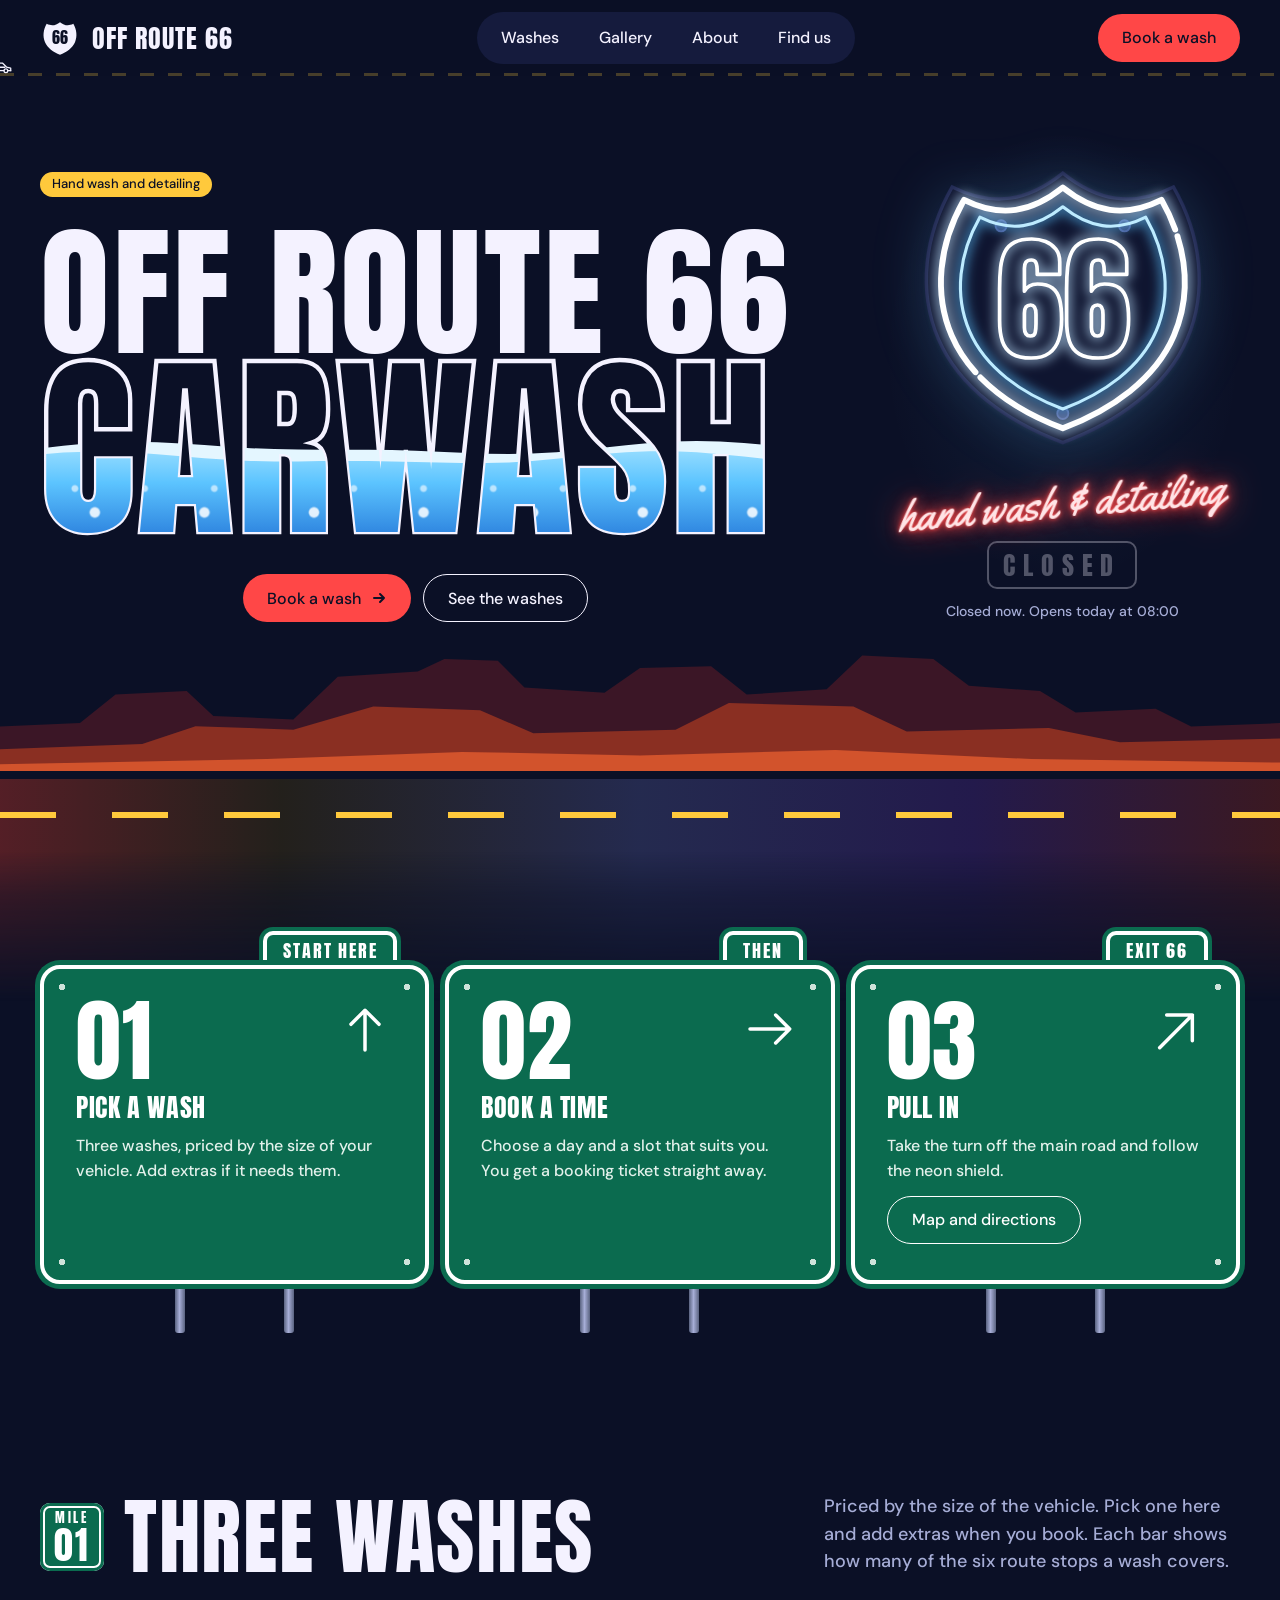
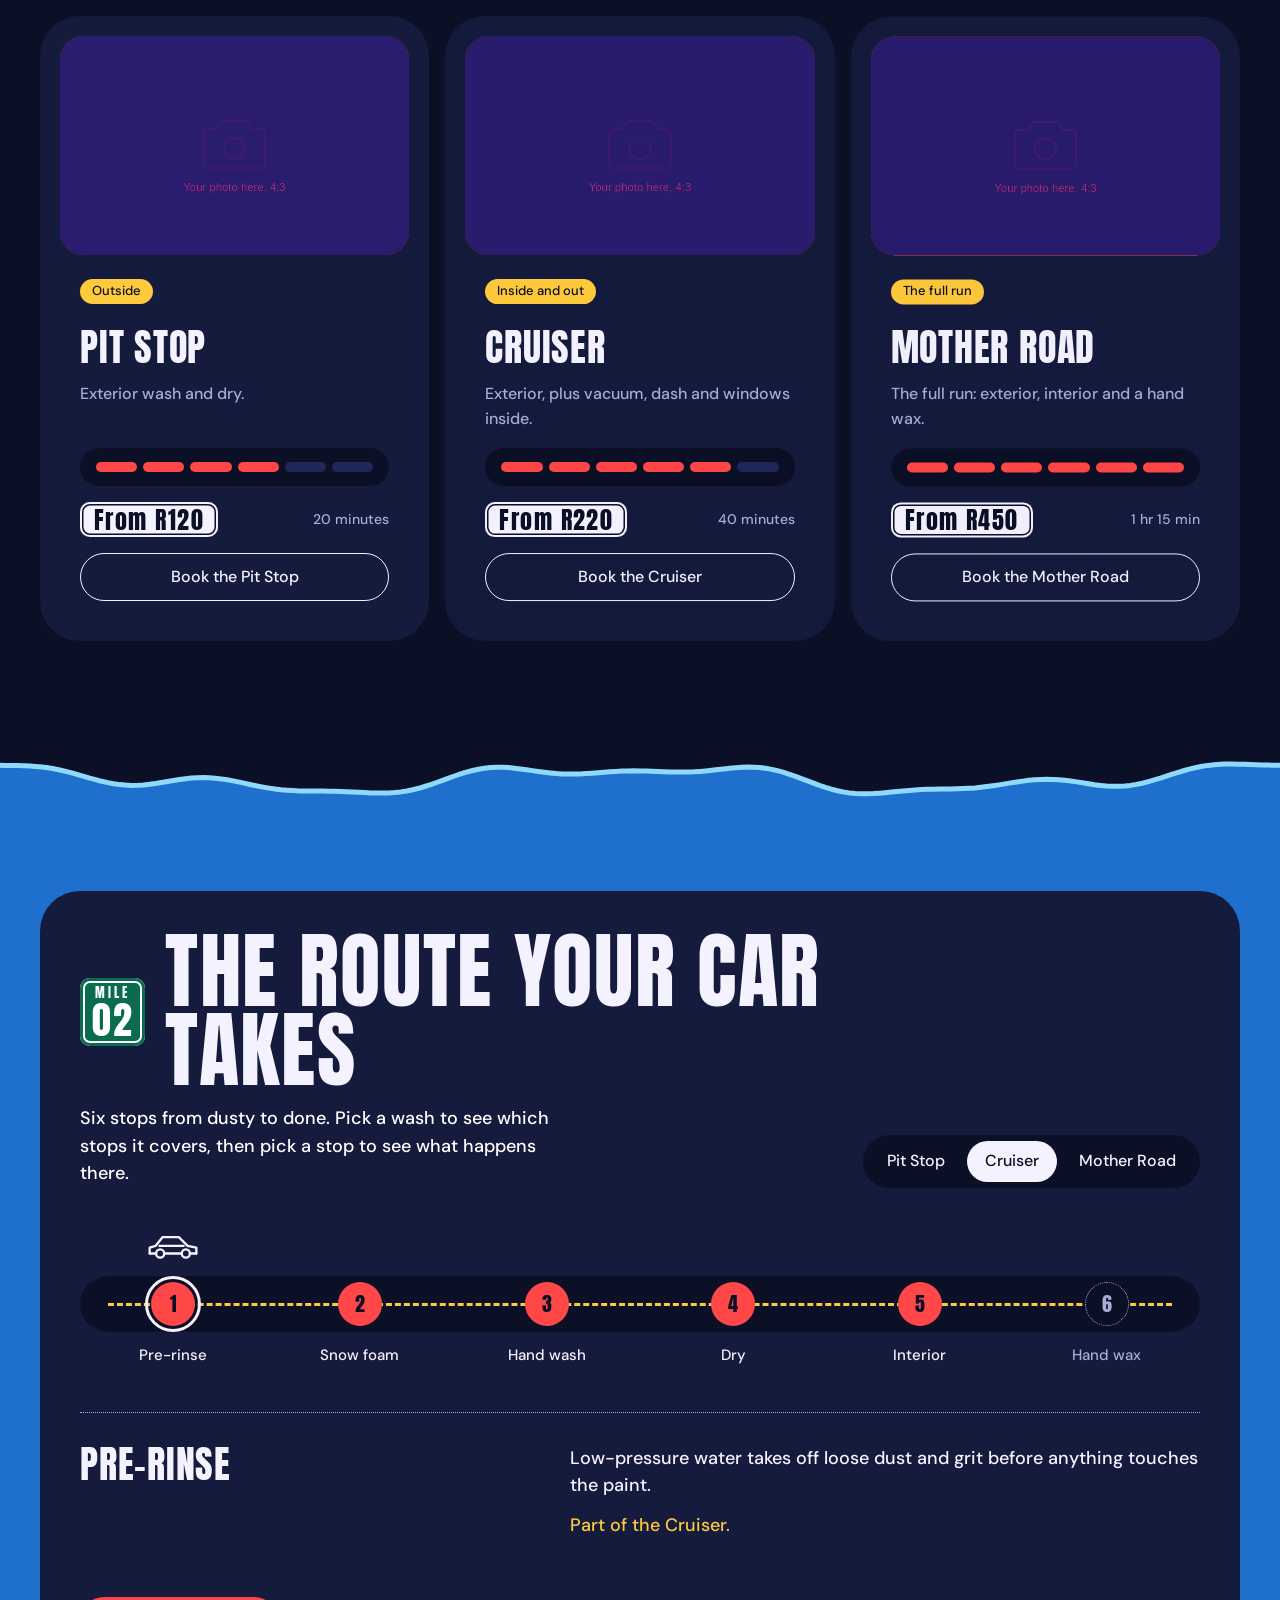
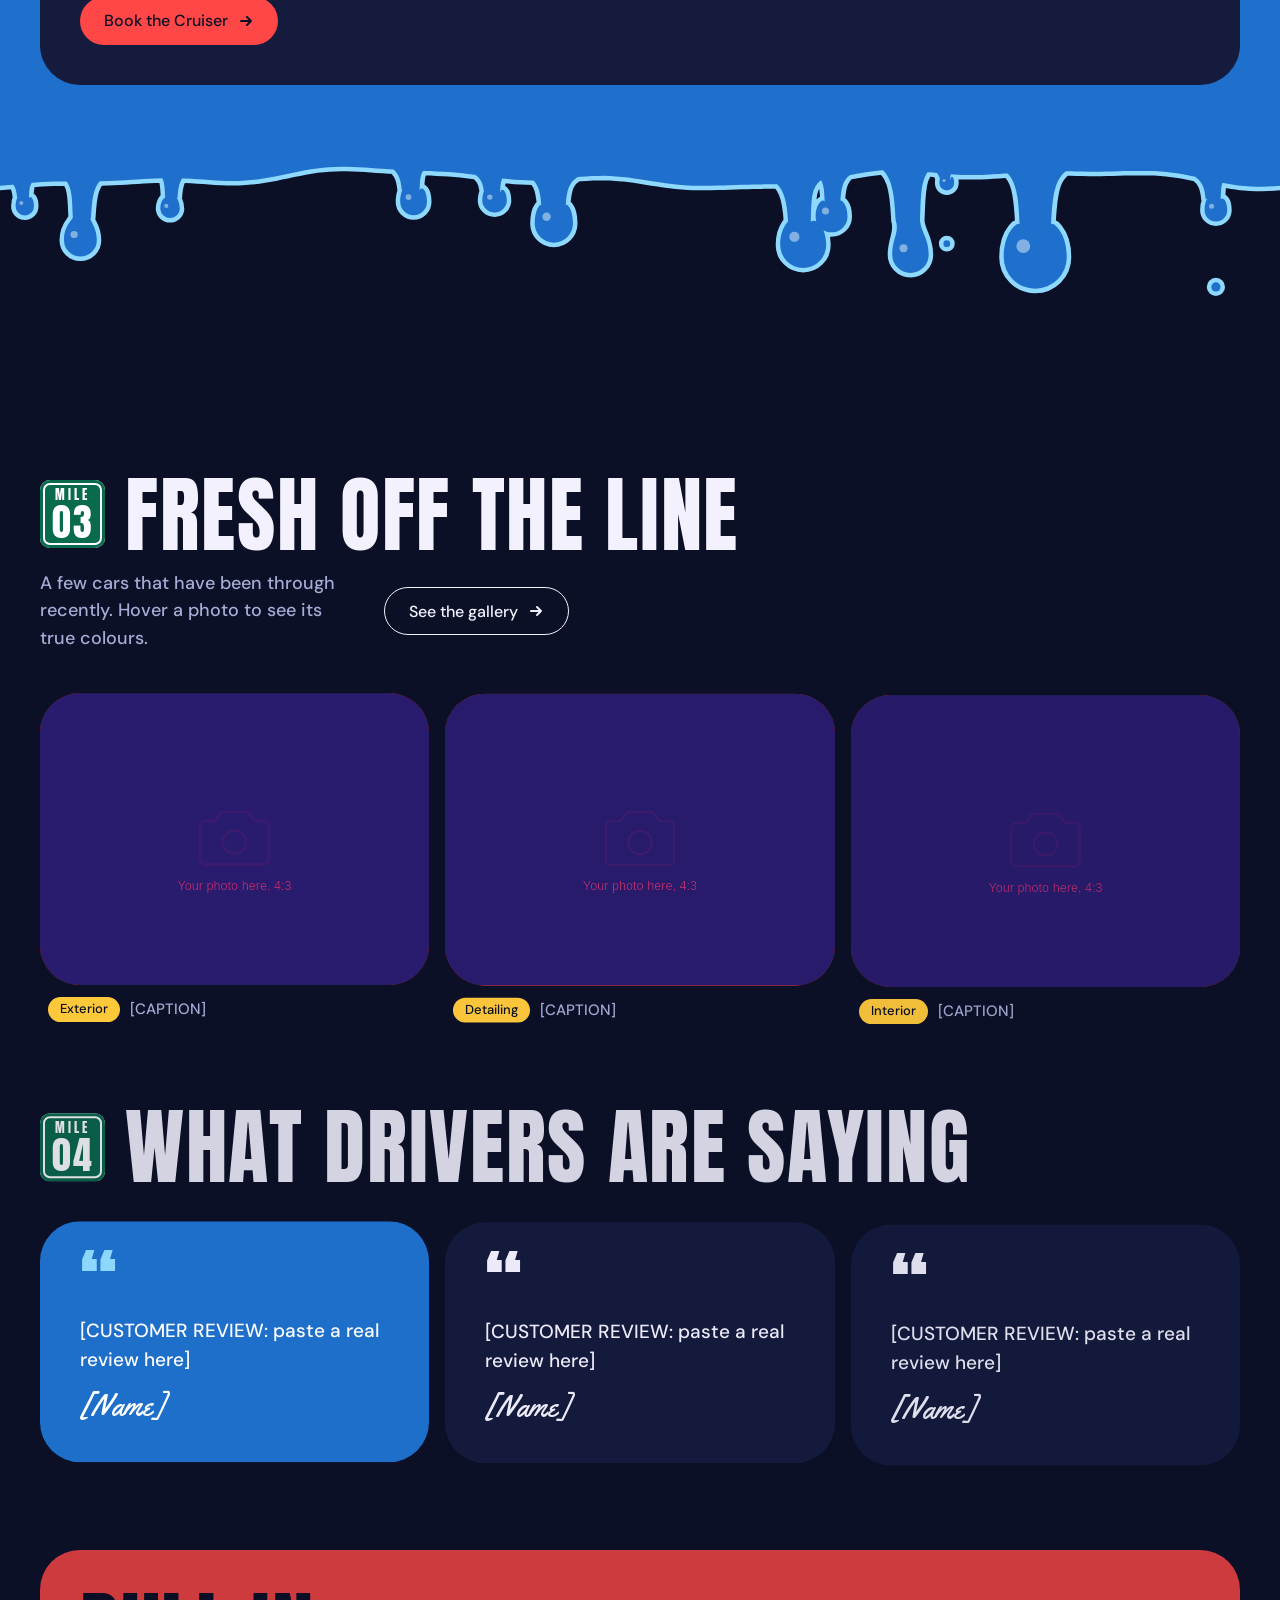
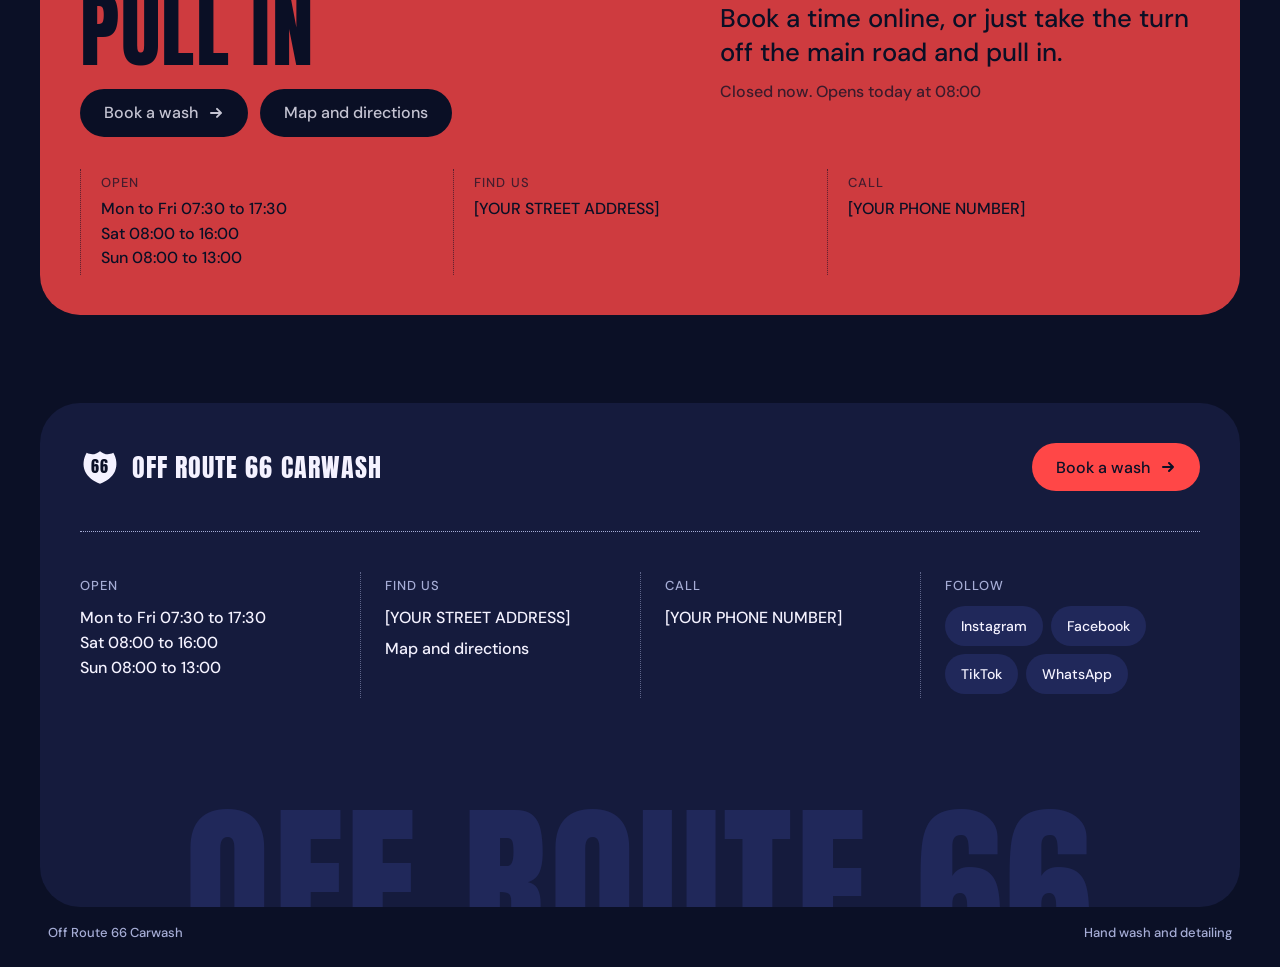
<file: index.html>
<!doctype html>
<html lang="en">
<head>
  <meta charset="utf-8">
  <meta name="viewport" content="width=device-width, initial-scale=1">
  <title>Off Route 66 Carwash</title>
  <meta name="description" content="Off Route 66 Carwash: hand wash and detailing, one turn off the main road.">
  <meta name="theme-color" content="#0B1026">
  <!-- Keeps the water from the page transition over this page until it drains -->
  <script>try { if (sessionStorage.getItem('or66-wash')) { sessionStorage.removeItem('or66-wash'); document.documentElement.classList.add('wash-cover'); } } catch (Error) {}</script>
  <link rel="icon" href="images/favicon.svg" type="image/svg+xml">
  <link rel="stylesheet" href="css/styles.css">
</head>
<body>

  <!-- Header -->
  <header class="site-header">
    <div class="wrap header-row">
      <a class="brand" href="index.html" aria-label="Off Route 66 Carwash, home">
        <svg class="shield" viewBox="0 0 48 48" aria-hidden="true">
          <path d="M8 7 C14 10 19 9 24 5 C29 9 34 10 40 7 C44 14 45 22 42 29 C39 36 32 41 24 44 C16 41 9 36 6 29 C3 22 4 14 8 7 Z"></path>
          <text x="24" y="31">66</text>
        </svg>
        <span class="brand-name">Off Route 66</span>
      </a>
      <nav id="site-nav" class="site-nav" aria-label="Main">
        <div class="nav-pill">
          <a href="book.html">Washes</a>
          <a href="gallery.html">Gallery</a>
          <a href="about.html">About</a>
          <a href="find-us.html">Find us</a>
          <a class="nav-book" href="book.html#book">Book a wash</a>
        </div>
      </nav>
      <div class="header-end">
        <a class="btn btn--primary" href="book.html#book">Book a wash</a>
        <button class="btn btn--outline nav-toggle" type="button" aria-expanded="false" aria-controls="site-nav">Menu</button>
      </div>
    </div>
    <!-- Trip bar: how far down the page you are -->
    <div class="trip" aria-hidden="true">
      <div class="trip-fill" data-trip-fill></div>
      <svg class="trip-car" data-trip-car viewBox="0 0 48 28">
        <path d="M4 20 V15 L9 13.5 L15 6 H29 L36.5 13.5 L44 15 V20"></path>
                <path d="M4 20 H9.5 M16.5 20 H31.5 M38.5 20 H44 M12.5 13.5 H33"></path>
                <circle cx="13" cy="20" r="3.5"></circle>
                <circle cx="35" cy="20" r="3.5"></circle>
      </svg>
    </div>
  </header>

  <main>

    <!-- Hero -->
    <section class="wrap hero">
      <div class="hero-copy">
        <span class="tag">Hand wash and detailing</span>
        <div class="hero-lockup">
          <h1 class="display hero-title">
            <span>Off Route 66</span>
            <!-- Water-filled word: outline, foam, water -->
            <span class="water-text">
              <span class="water-outline">Carwash</span>
              <span class="suds" aria-hidden="true">Carwash</span>
              <span class="water" aria-hidden="true">Carwash</span>
            </span>
          </h1>
          <div class="actions">
            <a class="btn btn--primary" href="book.html#book">Book a wash <svg class="btn-arrow" viewBox="0 0 16 16" aria-hidden="true"><path d="M3 8 H13 M9 4 L13 8 L9 12"></path></svg></a>
            <a class="btn btn--outline" href="#washes">See the washes</a>
          </div>
        </div>
      </div>

      <!-- Neon logo, the open sign follows the hours in js/site.js -->
      <div class="hero-logo">
        <svg class="neon-shield flicker-on" viewBox="-4 -4 56 56" aria-hidden="true">
          <defs>
            <filter id="tube-blur" x="-30%" y="-30%" width="160%" height="160%"><feGaussianBlur stdDeviation="0.9"></feGaussianBlur></filter>
          </defs>
          <!-- Backing plate and mounting screws -->
          <path class="sign-plate" d="M8 7 C14 10 19 9 24 5 C29 9 34 10 40 7 C44 14 45 22 42 29 C39 36 32 41 24 44 C16 41 9 36 6 29 C3 22 4 14 8 7 Z" transform="translate(24 24.5) scale(1.12) translate(-24 -24.5)"></path>
          <circle class="sign-screw" cx="14" cy="11.2" r="0.9"></circle>
          <circle class="sign-screw" cx="34" cy="11.2" r="0.9"></circle>
          <circle class="sign-screw" cx="24" cy="41.6" r="0.9"></circle>
          <!-- Glow layer -->
          <g class="glow" filter="url(#tube-blur)">
            <path class="tube" d="M8 7 C14 10 19 9 24 5 C29 9 34 10 40 7 C44 14 45 22 42 29 C39 36 32 41 24 44 C16 41 9 36 6 29 C3 22 4 14 8 7 Z" pathLength="100" stroke-dasharray="31 0.9 44 0.9 23.2"></path>
            <path class="tube tube--blue" d="M8 7 C14 10 19 9 24 5 C29 9 34 10 40 7 C44 14 45 22 42 29 C39 36 32 41 24 44 C16 41 9 36 6 29 C3 22 4 14 8 7 Z" transform="translate(24 24.5) scale(0.84) translate(-24 -24.5)"></path>
            <text class="tube" x="24" y="32.5">66</text>
          </g>
          <!-- Bright tube cores -->
          <g class="core">
            <path class="tube" d="M8 7 C14 10 19 9 24 5 C29 9 34 10 40 7 C44 14 45 22 42 29 C39 36 32 41 24 44 C16 41 9 36 6 29 C3 22 4 14 8 7 Z" pathLength="100" stroke-dasharray="31 0.9 44 0.9 23.2"></path>
            <path class="tube tube--blue" d="M8 7 C14 10 19 9 24 5 C29 9 34 10 40 7 C44 14 45 22 42 29 C39 36 32 41 24 44 C16 41 9 36 6 29 C3 22 4 14 8 7 Z" transform="translate(24 24.5) scale(0.84) translate(-24 -24.5)"></path>
            <text class="tube" x="24" y="32.5">66</text>
          </g>
        </svg>
        <p class="script neon-script flicker-on" aria-hidden="true">hand wash &amp; detailing</p>
        <p class="board-open is-open" data-open-sign>Open</p>
        <p class="board-note" data-open-note>Open seven days a week</p>
      </div>
    </section>

    <svg class="rocks" viewBox="0 0 1440 140" preserveAspectRatio="none" aria-hidden="true">
    <path class="rock-far" d="M0 140 V96 L90 92 L130 60 L210 56 L240 84 L330 88 L380 40 L470 34 L500 20 L560 22 L590 52 L680 58 L720 30 L800 28 L840 60 L930 54 L970 16 L1050 20 L1090 50 L1170 56 L1210 80 L1300 76 L1340 96 L1440 92 V140 Z"></path>
    <path class="rock-mid" d="M0 140 V118 L160 112 L220 92 L330 96 L420 70 L540 74 L600 100 L760 96 L820 66 L960 70 L1020 98 L1180 94 L1260 110 L1440 106 V140 Z"></path>
    <path class="rock-lit" d="M0 140 V132 L300 126 L520 118 L720 122 L940 116 L1160 126 L1440 130 V140 Z"></path>
  </svg>
  <div class="road" aria-hidden="true"></div>

    <div class="after-road">

      <!-- How it works, as road signs -->
      <section class="wrap section">
        <div class="sign-row">
          <article class="step-sign">
            <span class="step-tab">Start here</span>
            <div class="step-panel">
              <div class="step-top">
                <span class="step-number">01</span>
                <svg class="step-arrow" viewBox="0 0 48 48" aria-hidden="true"><path d="M24 42 V8 M12 20 L24 8 L36 20"></path></svg>
              </div>
              <h2 class="h-small">Pick a wash</h2>
              <p>Three washes, priced by the size of your vehicle. Add extras if it needs them.</p>
            </div>
            <span class="step-posts" aria-hidden="true"></span>
          </article>
          <article class="step-sign">
            <span class="step-tab">Then</span>
            <div class="step-panel">
              <div class="step-top">
                <span class="step-number">02</span>
                <svg class="step-arrow" viewBox="0 0 48 48" aria-hidden="true"><path d="M6 24 H40 M28 12 L40 24 L28 36"></path></svg>
              </div>
              <h2 class="h-small">Book a time</h2>
              <p>Choose a day and a slot that suits you. You get a booking ticket straight away.</p>
            </div>
            <span class="step-posts" aria-hidden="true"></span>
          </article>
          <article class="step-sign">
            <span class="step-tab">Exit 66</span>
            <div class="step-panel">
              <div class="step-top">
                <span class="step-number">03</span>
                <svg class="step-arrow" viewBox="0 0 48 48" aria-hidden="true"><path d="M10 40 L38 12 M16 12 H38 V34"></path></svg>
              </div>
              <h2 class="h-small">Pull in</h2>
              <p>Take the turn off the main road and follow the neon shield.</p>
              <a class="btn btn--outline" href="find-us.html">Map and directions</a>
            </div>
            <span class="step-posts" aria-hidden="true"></span>
          </article>
        </div>
      </section>


      <!-- Washes, filled in by js/site.js -->
      <section id="washes" class="wrap section">
        <div class="stack">
          <div class="section-head">
            <div class="title-row">
              <span class="mile" aria-hidden="true"><small>Mile</small><b>01</b></span>
              <h2 class="h-section">Three washes</h2>
            </div>
            <p>Priced by the size of the vehicle. Pick one here and add extras when you book. Each bar shows how many of the six route stops a wash covers.</p>
          </div>
          <div class="grid-3" data-wash-cards></div>
        </div>
      </section>


      <!-- Route, filled in by js/site.js -->
      <!-- Water band -->
      <div class="band band--water">
        <section id="route" class="wrap section">
          <div class="card route-card" data-route>
            <div class="route-top">
              <div class="stack route-intro">
                <div class="title-row">
                  <span class="mile" aria-hidden="true"><small>Mile</small><b>02</b></span>
                  <h2 class="h-section">The route your car takes</h2>
                </div>
                <p class="lead">Six stops from dusty to done. Pick a wash to see which stops it covers, then pick a stop to see what happens there.</p>
              </div>
              <div class="switch" role="group" aria-label="Choose a wash" data-route-washes></div>
            </div>

            <div class="route-scroll">
              <div class="route-track">
                <div class="route-car" data-route-car aria-hidden="true">
                  <svg viewBox="0 0 48 28">
                  <path d="M4 20 V15 L9 13.5 L15 6 H29 L36.5 13.5 L44 15 V20"></path>
                  <path d="M4 20 H9.5 M16.5 20 H31.5 M38.5 20 H44 M12.5 13.5 H33"></path>
                  <circle cx="13" cy="20" r="3.5"></circle>
                  <circle cx="35" cy="20" r="3.5"></circle>
                  </svg>
                </div>
                <div class="route-road" aria-hidden="true"></div>
                <div class="route-stops" data-route-stops></div>
              </div>
            </div>

            <hr class="dotted">

            <div class="route-detail" aria-live="polite">
              <h3 class="h-card" data-stop-title></h3>
              <div>
                <p data-stop-body></p>
                <p class="route-note" data-stop-note></p>
              </div>
            </div>

            <div>
              <a class="btn btn--primary" href="book.html" data-route-book><span data-route-book-label>Book a wash</span> <svg class="btn-arrow" viewBox="0 0 16 16" aria-hidden="true"><path d="M3 8 H13 M9 4 L13 8 L9 12"></path></svg></a>
            </div>
          </div>
        </section>
      </div>


      <!-- Gallery teaser, sample photos from Unsplash, swap for your own -->
      <section class="wrap section">
        <div class="stack">
          <div class="section-head">
            <div class="title-row">
              <span class="mile" aria-hidden="true"><small>Mile</small><b>03</b></span>
              <h2 class="h-section">Fresh off the line</h2>
            </div>
            <div class="section-head-side">
              <p>A few cars that have been through recently. Hover a photo to see its true colours.</p>
              <a class="btn btn--outline" href="gallery.html">See the gallery <svg class="btn-arrow" viewBox="0 0 16 16" aria-hidden="true"><path d="M3 8 H13 M9 4 L13 8 L9 12"></path></svg></a>
            </div>
          </div>
          <div class="grid-3">
            <figure class="photo">
              <a class="photo-btn duo duo--reveal" href="gallery.html"><img src="https://images.unsplash.com/photo-1633014041037-f5446fb4ce99?auto=format&fit=crop&w=900&q=70" alt="Grey car covered in white foam" loading="lazy" data-fallback="images/placeholder.svg"></a>
              <figcaption><span class="tag">Exterior</span> [CAPTION]</figcaption>
            </figure>
            <figure class="photo">
              <a class="photo-btn duo duo--reveal" href="gallery.html"><img src="https://images.unsplash.com/photo-1565689876697-e467b6c54da2?auto=format&fit=crop&w=900&q=70" alt="Wheel being washed" loading="lazy" data-fallback="images/placeholder.svg"></a>
              <figcaption><span class="tag">Detailing</span> [CAPTION]</figcaption>
            </figure>
            <figure class="photo">
              <a class="photo-btn duo duo--reveal" href="gallery.html"><img src="https://images.unsplash.com/photo-1771491237218-cbd4a707497e?auto=format&fit=crop&w=900&q=70" alt="Dashboard of a classic car being cleaned" loading="lazy" data-fallback="images/placeholder.svg"></a>
              <figcaption><span class="tag">Interior</span> [CAPTION]</figcaption>
            </figure>
          </div>
        </div>
      </section>

      <!-- Reviews, paste in real ones -->
      <section class="wrap section section--flush-top">
        <div class="stack">
          <div class="section-head">
            <div class="title-row">
              <span class="mile" aria-hidden="true"><small>Mile</small><b>04</b></span>
              <h2 class="h-section">What drivers are saying</h2>
            </div>
          </div>
          <div class="grid-3">
            <figure class="card card--water review">
              <span class="review-mark" aria-hidden="true">&ldquo;</span>
              <blockquote>[CUSTOMER REVIEW: paste a real review here]</blockquote>
              <figcaption class="script review-name">[Name]</figcaption>
            </figure>
            <figure class="card review">
              <span class="review-mark" aria-hidden="true">&ldquo;</span>
              <blockquote>[CUSTOMER REVIEW: paste a real review here]</blockquote>
              <figcaption class="script review-name">[Name]</figcaption>
            </figure>
            <figure class="card review">
              <span class="review-mark" aria-hidden="true">&ldquo;</span>
              <blockquote>[CUSTOMER REVIEW: paste a real review here]</blockquote>
              <figcaption class="script review-name">[Name]</figcaption>
            </figure>
          </div>
        </div>
      </section>

      <!-- Find us band -->
      <section class="wrap">
        <div class="card card--red find-band">
          <div class="find-band-main">
            <h2 class="h-section">Pull in</h2>
            <div class="actions">
              <a class="btn btn--dark" href="book.html#book">Book a wash <svg class="btn-arrow" viewBox="0 0 16 16" aria-hidden="true"><path d="M3 8 H13 M9 4 L13 8 L9 12"></path></svg></a>
              <a class="btn btn--dark" href="find-us.html">Map and directions</a>
            </div>
          </div>
          <p class="find-band-text">Book a time online, or just take the turn off the main road and pull in. <span data-open-note></span></p>
          <div class="find-facts find-band-bottom">
            <div>
              <h3>Open</h3>
              <p data-hours-summary>Mon to Fri 07:30 to 17:30<br>Sat 08:00 to 16:00<br>Sun 08:00 to 13:00</p>
            </div>
            <div>
              <h3>Find us</h3>
              <p>[YOUR STREET ADDRESS]</p>
            </div>
            <div>
              <h3>Call</h3>
              <p>[YOUR PHONE NUMBER]</p>
            </div>
          </div>
        </div>
      </section>

    </div>
  </main>

  <!-- Footer -->
  <footer class="site-footer">
    <div class="wrap footer-wrap">
      <div class="card footer-card">
        <div class="footer-top">
          <div class="footer-brand">
            <svg class="shield" viewBox="0 0 48 48" aria-hidden="true">
          <path d="M8 7 C14 10 19 9 24 5 C29 9 34 10 40 7 C44 14 45 22 42 29 C39 36 32 41 24 44 C16 41 9 36 6 29 C3 22 4 14 8 7 Z"></path>
          <text x="24" y="31">66</text>
        </svg>
            <span>Off Route 66 Carwash</span>
          </div>
          <a class="btn btn--primary" href="book.html#book">Book a wash <svg class="btn-arrow" viewBox="0 0 16 16" aria-hidden="true"><path d="M3 8 H13 M9 4 L13 8 L9 12"></path></svg></a>
        </div>
        <hr class="dotted">
        <div class="footer-cols">
          <div class="footer-col">
            <h3>Open</h3>
            <p data-hours-summary>Mon to Fri 07:30 to 17:30<br>Sat 08:00 to 16:00<br>Sun 08:00 to 13:00</p>
          </div>
          <div class="footer-col">
            <h3>Find us</h3>
            <p>[YOUR STREET ADDRESS]</p>
            <a href="find-us.html">Map and directions</a>
          </div>
          <div class="footer-col">
            <h3>Call</h3>
            <p>[YOUR PHONE NUMBER]</p>
          </div>
          <div class="footer-col">
            <h3>Follow</h3>
            <!-- Replace each # with your profile link -->
            <div class="social">
              <a href="#">Instagram</a>
              <a href="#">Facebook</a>
              <a href="#">TikTok</a>
              <a href="#">WhatsApp</a>
            </div>
          </div>
        </div>
        <p class="footer-mark" aria-hidden="true">Off Route 66</p>
      </div>
      <div class="footer-base">
        <span>Off Route 66 Carwash</span>
        <span>Hand wash and detailing</span>
      </div>
    </div>
  </footer>

  <script src="vendor/lenis.min.js"></script>
  <script src="vendor/gsap.min.js"></script>
  <script src="vendor/ScrollTrigger.min.js"></script>
  <script src="js/site.js"></script>
</body>
</html>
</file>
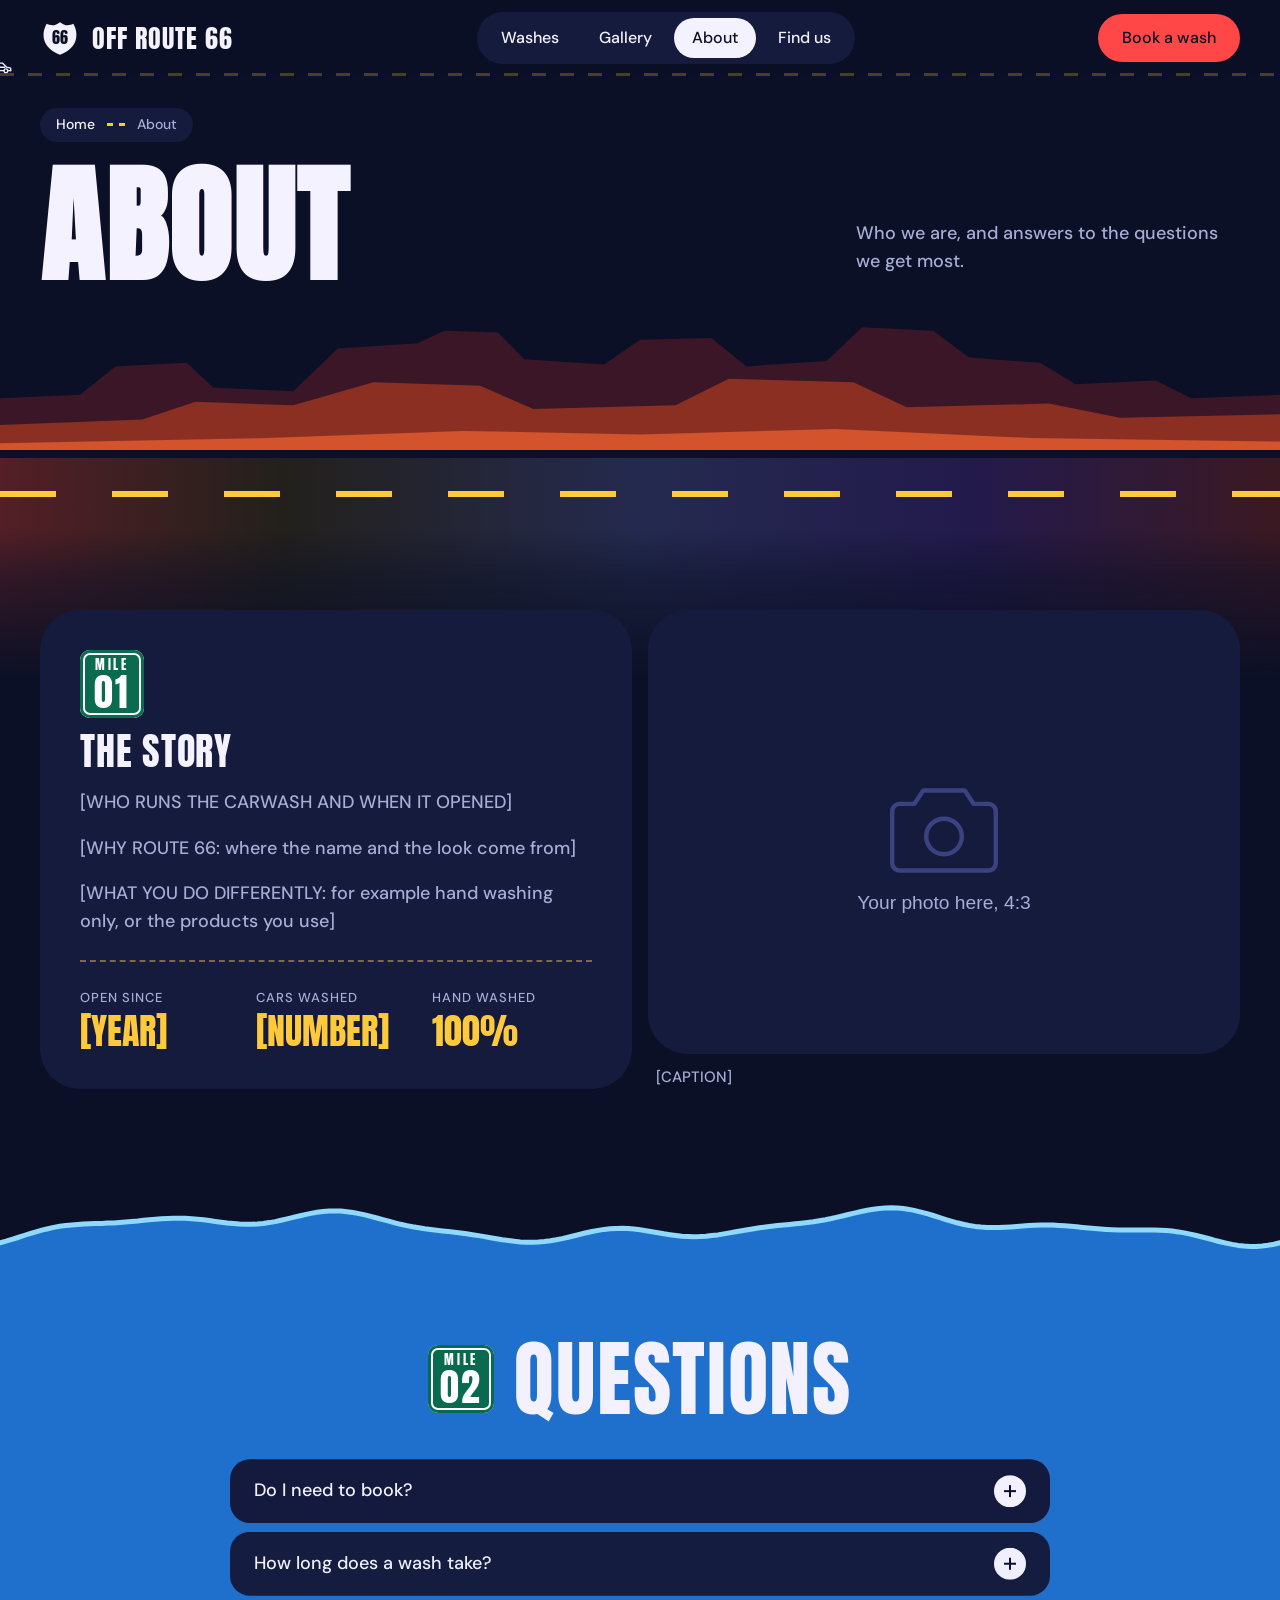
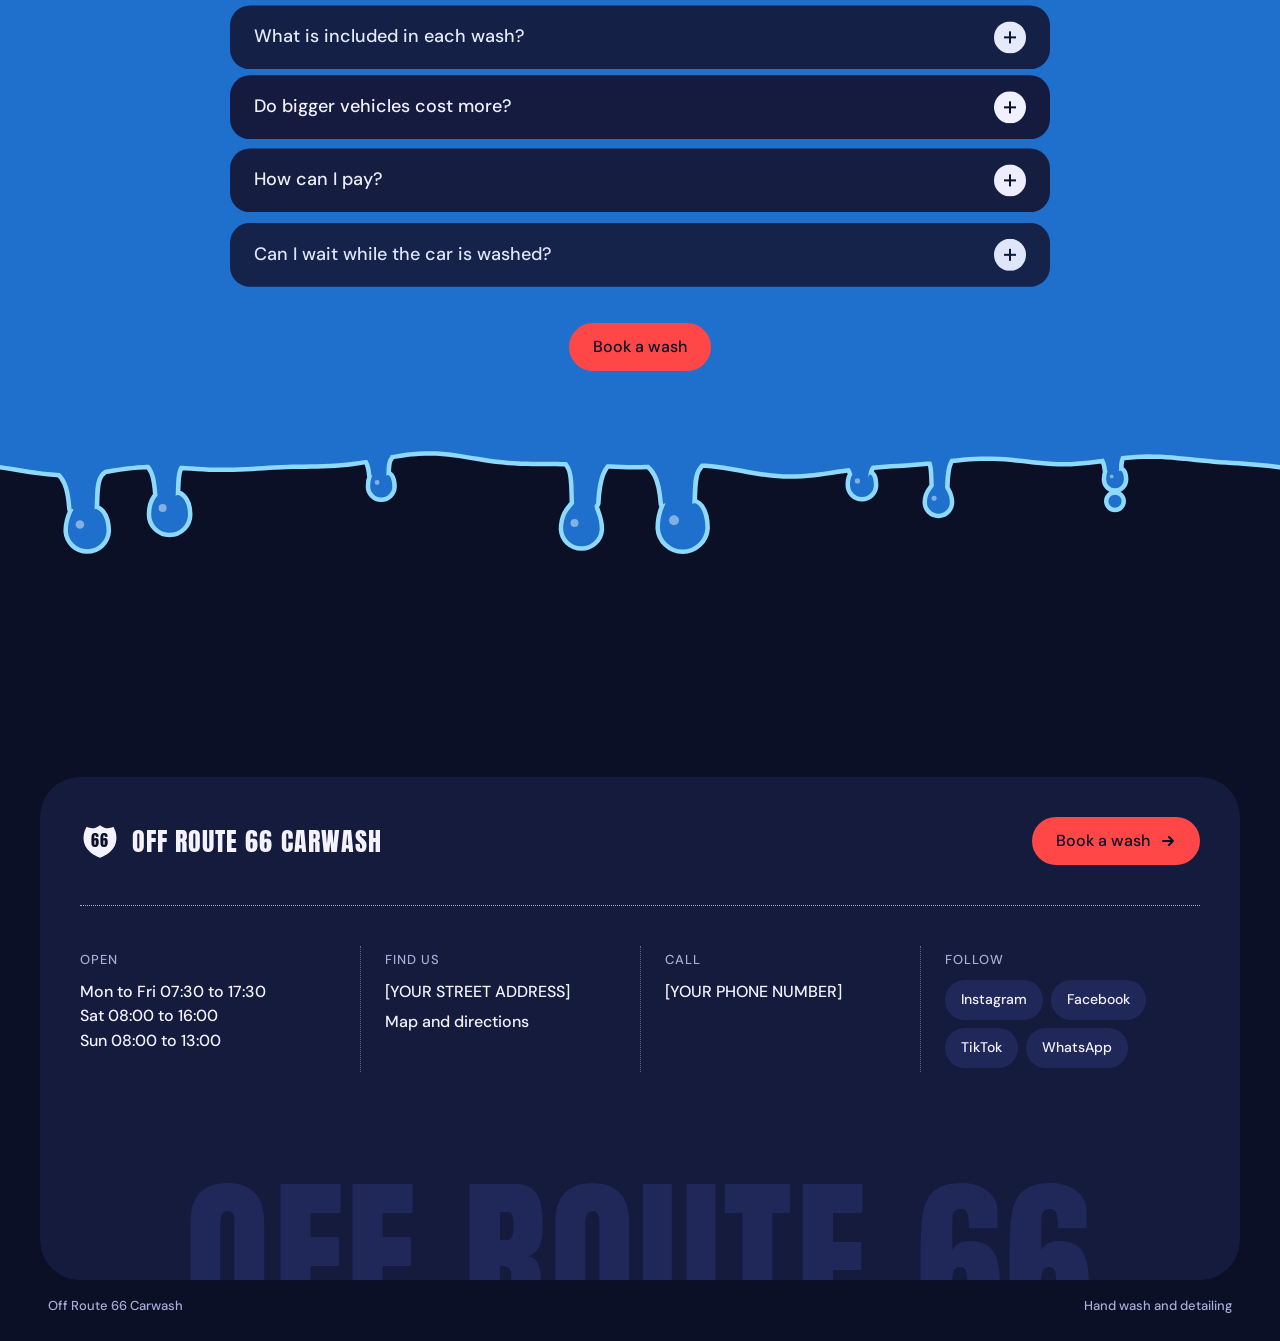
<file: about.html>
<!doctype html>
<html lang="en">
<head>
  <meta charset="utf-8">
  <meta name="viewport" content="width=device-width, initial-scale=1">
  <title>About | Off Route 66 Carwash</title>
  <meta name="description" content="About Off Route 66 Carwash, and answers to common questions.">
  <meta name="theme-color" content="#0B1026">
  <!-- Keeps the water from the page transition over this page until it drains -->
  <script>try { if (sessionStorage.getItem('or66-wash')) { sessionStorage.removeItem('or66-wash'); document.documentElement.classList.add('wash-cover'); } } catch (Error) {}</script>
  <link rel="icon" href="images/favicon.svg" type="image/svg+xml">
  <link rel="stylesheet" href="css/styles.css">
</head>
<body>

  <!-- Header -->
  <header class="site-header">
    <div class="wrap header-row">
      <a class="brand" href="index.html" aria-label="Off Route 66 Carwash, home">
        <svg class="shield" viewBox="0 0 48 48" aria-hidden="true">
          <path d="M8 7 C14 10 19 9 24 5 C29 9 34 10 40 7 C44 14 45 22 42 29 C39 36 32 41 24 44 C16 41 9 36 6 29 C3 22 4 14 8 7 Z"></path>
          <text x="24" y="31">66</text>
        </svg>
        <span class="brand-name">Off Route 66</span>
      </a>
      <nav id="site-nav" class="site-nav" aria-label="Main">
        <div class="nav-pill">
          <a href="book.html">Washes</a>
          <a href="gallery.html">Gallery</a>
          <a href="about.html" aria-current="page">About</a>
          <a href="find-us.html">Find us</a>
          <a class="nav-book" href="book.html#book">Book a wash</a>
        </div>
      </nav>
      <div class="header-end">
        <a class="btn btn--primary" href="book.html#book">Book a wash</a>
        <button class="btn btn--outline nav-toggle" type="button" aria-expanded="false" aria-controls="site-nav">Menu</button>
      </div>
    </div>
    <!-- Trip bar: how far down the page you are -->
    <div class="trip" aria-hidden="true">
      <div class="trip-fill" data-trip-fill></div>
      <svg class="trip-car" data-trip-car viewBox="0 0 48 28">
        <path d="M4 20 V15 L9 13.5 L15 6 H29 L36.5 13.5 L44 15 V20"></path>
                <path d="M4 20 H9.5 M16.5 20 H31.5 M38.5 20 H44 M12.5 13.5 H33"></path>
                <circle cx="13" cy="20" r="3.5"></circle>
                <circle cx="35" cy="20" r="3.5"></circle>
      </svg>
    </div>
  </header>

  <!-- Page heading -->
  <section class="wrap page-head">
    <nav class="crumbs" aria-label="Breadcrumb">
      <ol>
        <li><a href="index.html">Home</a></li>
        <li aria-current="page">About</li>
      </ol>
    </nav>
    <div class="page-head-row">
      <h1 class="page-title">About</h1>
      <p class="lead">Who we are, and answers to the questions we get most.</p>
    </div>
  </section>
  <svg class="rocks" viewBox="0 0 1440 140" preserveAspectRatio="none" aria-hidden="true">
    <path class="rock-far" d="M0 140 V96 L90 92 L130 60 L210 56 L240 84 L330 88 L380 40 L470 34 L500 20 L560 22 L590 52 L680 58 L720 30 L800 28 L840 60 L930 54 L970 16 L1050 20 L1090 50 L1170 56 L1210 80 L1300 76 L1340 96 L1440 92 V140 Z"></path>
    <path class="rock-mid" d="M0 140 V118 L160 112 L220 92 L330 96 L420 70 L540 74 L600 100 L760 96 L820 66 L960 70 L1020 98 L1180 94 L1260 110 L1440 106 V140 Z"></path>
    <path class="rock-lit" d="M0 140 V132 L300 126 L520 118 L720 122 L940 116 L1160 126 L1440 130 V140 Z"></path>
  </svg>
  <div class="road" aria-hidden="true"></div>

  <main class="after-road">

    <!-- Story, replace the bracketed text; sample photo from Unsplash -->
    <section class="wrap section">
      <div class="split">
        <div class="card prose">
          <span class="mile" aria-hidden="true"><small>Mile</small><b>01</b></span>
          <h2 class="h-card">The story</h2>
          <p>[WHO RUNS THE CARWASH AND WHEN IT OPENED]</p>
          <p>[WHY ROUTE 66: where the name and the look come from]</p>
          <p>[WHAT YOU DO DIFFERENTLY: for example hand washing only, or the products you use]</p>
          <!-- Quick facts, replace the bracketed values -->
          <dl class="story-facts">
            <div><dt>Open since</dt><dd>[YEAR]</dd></div>
            <div><dt>Cars washed</dt><dd>[NUMBER]</dd></div>
            <div><dt>Hand washed</dt><dd>100%</dd></div>
          </dl>
        </div>
        <figure class="photo">
          <span class="photo-btn"><img src="https://images.unsplash.com/photo-1543857182-68106299b6b2?auto=format&fit=crop&w=1100&q=70" alt="[Describe this photo of the team or the wash bay]" loading="lazy" data-fallback="images/placeholder.svg"></span>
          <figcaption>[CAPTION]</figcaption>
        </figure>
      </div>
    </section>


    <!-- Questions -->
    <!-- Water band -->
    <div class="band band--water">
      <section id="questions" class="wrap wrap--narrow section">
        <div class="stack">
          <div class="section-head section-head--center">
            <div class="title-row">
              <span class="mile" aria-hidden="true"><small>Mile</small><b>02</b></span>
              <h2 class="h-section">Questions</h2>
            </div>
          </div>
          <div class="faq">
            <details>
              <summary>Do I need to book?</summary>
              <p>[YOUR ANSWER: say whether you take walk-ins or bookings only]</p>
            </details>
            <details>
              <summary>How long does a wash take?</summary>
              <!-- Keep these in step with js/site.js -->
              <p>A Pit Stop takes about 20 minutes, a Cruiser about 40 minutes and a Mother Road about 1 hr 15 min. Each extra adds between 5 and 25 minutes.</p>
            </details>
            <details>
              <summary>What is included in each wash?</summary>
              <p>The Pit Stop is an exterior wash and dry. The Cruiser adds a vacuum, a dash wipe and the inside of the windows. The Mother Road adds a hand wax on top of that. <a href="index.html#route" class="link-yellow">The route on the home page</a> shows every stage.</p>
            </details>
            <details>
              <summary>Do bigger vehicles cost more?</summary>
              <p>Yes. Each wash has a price for a hatch or sedan, an SUV or bakkie, and a minibus or van. <a href="book.html" class="link-yellow">The washes page</a> shows the price for yours.</p>
            </details>
            <details>
              <summary>How can I pay?</summary>
              <p>[YOUR ANSWER: the payment methods you accept]</p>
            </details>
            <details>
              <summary>Can I wait while the car is washed?</summary>
              <p>[YOUR ANSWER: describe the waiting area, or say when to come back]</p>
            </details>
          </div>
          <div class="center">
            <a class="btn btn--primary" href="book.html#book">Book a wash</a>
          </div>
        </div>
      </section>
    </div>
  </main>

  <!-- Footer -->
  <footer class="site-footer">
    <div class="wrap footer-wrap">
      <div class="card footer-card">
        <div class="footer-top">
          <div class="footer-brand">
            <svg class="shield" viewBox="0 0 48 48" aria-hidden="true">
          <path d="M8 7 C14 10 19 9 24 5 C29 9 34 10 40 7 C44 14 45 22 42 29 C39 36 32 41 24 44 C16 41 9 36 6 29 C3 22 4 14 8 7 Z"></path>
          <text x="24" y="31">66</text>
        </svg>
            <span>Off Route 66 Carwash</span>
          </div>
          <a class="btn btn--primary" href="book.html#book">Book a wash <svg class="btn-arrow" viewBox="0 0 16 16" aria-hidden="true"><path d="M3 8 H13 M9 4 L13 8 L9 12"></path></svg></a>
        </div>
        <hr class="dotted">
        <div class="footer-cols">
          <div class="footer-col">
            <h3>Open</h3>
            <p data-hours-summary>Mon to Fri 07:30 to 17:30<br>Sat 08:00 to 16:00<br>Sun 08:00 to 13:00</p>
          </div>
          <div class="footer-col">
            <h3>Find us</h3>
            <p>[YOUR STREET ADDRESS]</p>
            <a href="find-us.html">Map and directions</a>
          </div>
          <div class="footer-col">
            <h3>Call</h3>
            <p>[YOUR PHONE NUMBER]</p>
          </div>
          <div class="footer-col">
            <h3>Follow</h3>
            <!-- Replace each # with your profile link -->
            <div class="social">
              <a href="#">Instagram</a>
              <a href="#">Facebook</a>
              <a href="#">TikTok</a>
              <a href="#">WhatsApp</a>
            </div>
          </div>
        </div>
        <p class="footer-mark" aria-hidden="true">Off Route 66</p>
      </div>
      <div class="footer-base">
        <span>Off Route 66 Carwash</span>
        <span>Hand wash and detailing</span>
      </div>
    </div>
  </footer>

  <script src="vendor/lenis.min.js"></script>
  <script src="vendor/gsap.min.js"></script>
  <script src="vendor/ScrollTrigger.min.js"></script>
  <script src="js/site.js"></script>
</body>
</html>
</file>
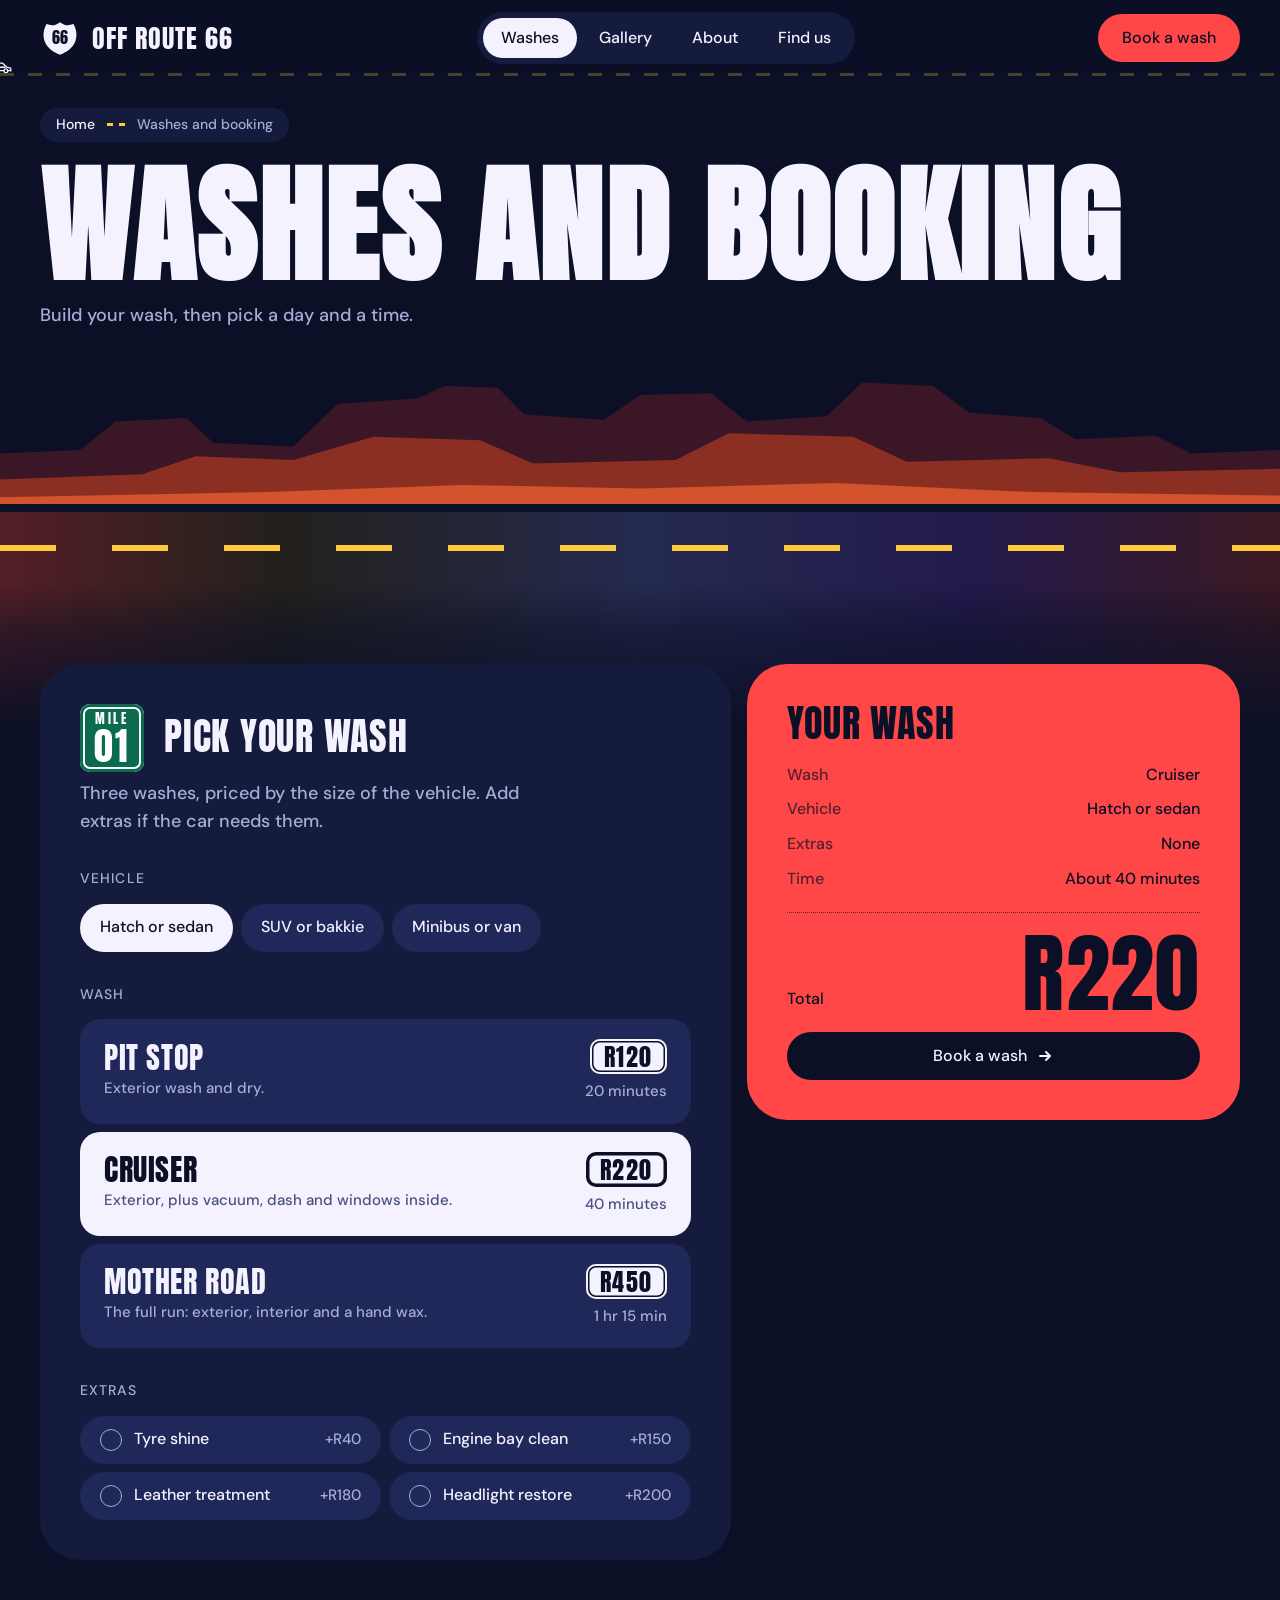
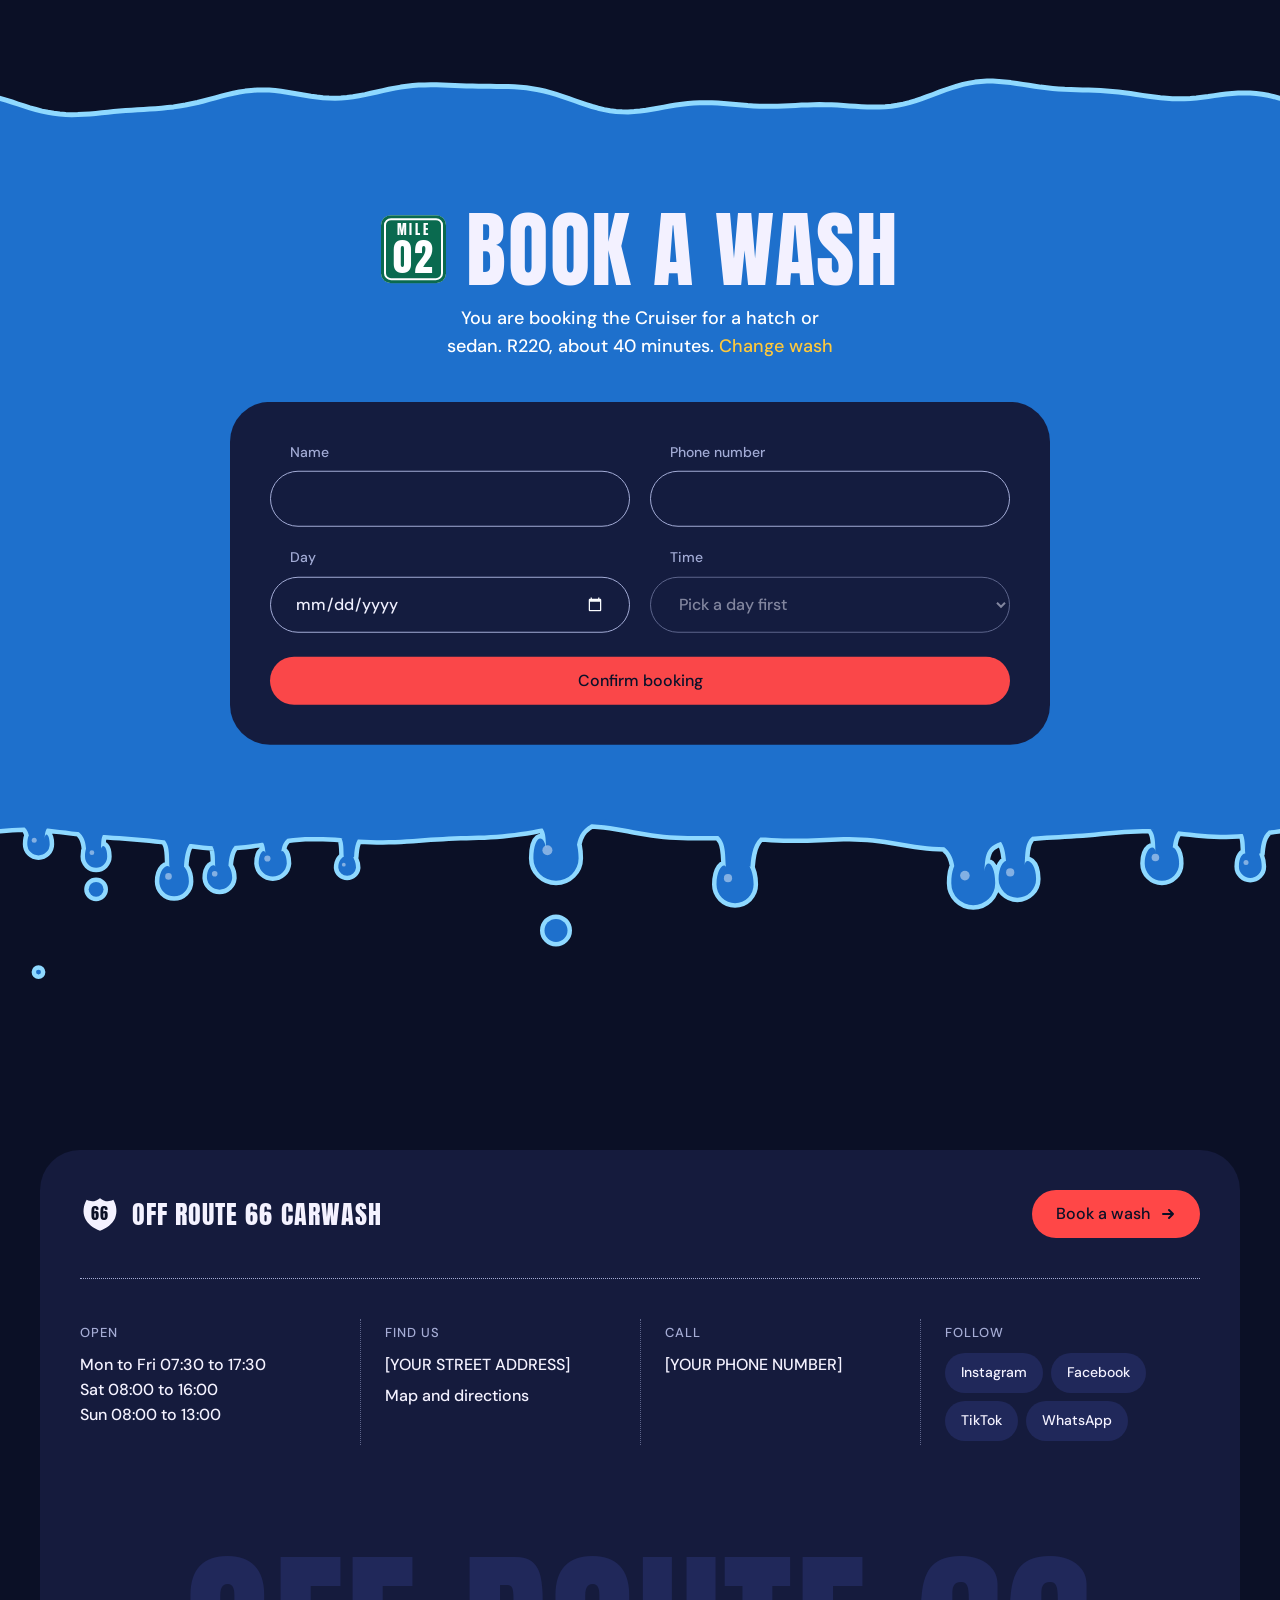
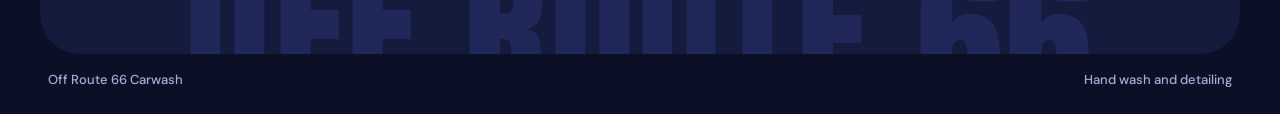
<file: book.html>
<!doctype html>
<html lang="en">
<head>
  <meta charset="utf-8">
  <meta name="viewport" content="width=device-width, initial-scale=1">
  <title>Washes and booking | Off Route 66 Carwash</title>
  <meta name="description" content="Build your wash, see the price for your vehicle and book a day and time.">
  <meta name="theme-color" content="#0B1026">
  <!-- Keeps the water from the page transition over this page until it drains -->
  <script>try { if (sessionStorage.getItem('or66-wash')) { sessionStorage.removeItem('or66-wash'); document.documentElement.classList.add('wash-cover'); } } catch (Error) {}</script>
  <link rel="icon" href="images/favicon.svg" type="image/svg+xml">
  <link rel="stylesheet" href="css/styles.css">
</head>
<body>

  <!-- Header -->
  <header class="site-header">
    <div class="wrap header-row">
      <a class="brand" href="index.html" aria-label="Off Route 66 Carwash, home">
        <svg class="shield" viewBox="0 0 48 48" aria-hidden="true">
          <path d="M8 7 C14 10 19 9 24 5 C29 9 34 10 40 7 C44 14 45 22 42 29 C39 36 32 41 24 44 C16 41 9 36 6 29 C3 22 4 14 8 7 Z"></path>
          <text x="24" y="31">66</text>
        </svg>
        <span class="brand-name">Off Route 66</span>
      </a>
      <nav id="site-nav" class="site-nav" aria-label="Main">
        <div class="nav-pill">
          <a href="book.html" aria-current="page">Washes</a>
          <a href="gallery.html">Gallery</a>
          <a href="about.html">About</a>
          <a href="find-us.html">Find us</a>
          <a class="nav-book" href="book.html#book">Book a wash</a>
        </div>
      </nav>
      <div class="header-end">
        <a class="btn btn--primary" href="book.html#book">Book a wash</a>
        <button class="btn btn--outline nav-toggle" type="button" aria-expanded="false" aria-controls="site-nav">Menu</button>
      </div>
    </div>
    <!-- Trip bar: how far down the page you are -->
    <div class="trip" aria-hidden="true">
      <div class="trip-fill" data-trip-fill></div>
      <svg class="trip-car" data-trip-car viewBox="0 0 48 28">
        <path d="M4 20 V15 L9 13.5 L15 6 H29 L36.5 13.5 L44 15 V20"></path>
                <path d="M4 20 H9.5 M16.5 20 H31.5 M38.5 20 H44 M12.5 13.5 H33"></path>
                <circle cx="13" cy="20" r="3.5"></circle>
                <circle cx="35" cy="20" r="3.5"></circle>
      </svg>
    </div>
  </header>

  <!-- Page heading -->
  <section class="wrap page-head">
    <nav class="crumbs" aria-label="Breadcrumb">
      <ol>
        <li><a href="index.html">Home</a></li>
        <li aria-current="page">Washes and booking</li>
      </ol>
    </nav>
    <div class="page-head-row">
      <h1 class="page-title">Washes and booking</h1>
      <p class="lead">Build your wash, then pick a day and a time.</p>
    </div>
  </section>
  <svg class="rocks" viewBox="0 0 1440 140" preserveAspectRatio="none" aria-hidden="true">
    <path class="rock-far" d="M0 140 V96 L90 92 L130 60 L210 56 L240 84 L330 88 L380 40 L470 34 L500 20 L560 22 L590 52 L680 58 L720 30 L800 28 L840 60 L930 54 L970 16 L1050 20 L1090 50 L1170 56 L1210 80 L1300 76 L1340 96 L1440 92 V140 Z"></path>
    <path class="rock-mid" d="M0 140 V118 L160 112 L220 92 L330 96 L420 70 L540 74 L600 100 L760 96 L820 66 L960 70 L1020 98 L1180 94 L1260 110 L1440 106 V140 Z"></path>
    <path class="rock-lit" d="M0 140 V132 L300 126 L520 118 L720 122 L940 116 L1160 126 L1440 130 V140 Z"></path>
  </svg>
  <div class="road" aria-hidden="true"></div>

  <main class="after-road">

    <!-- Wash builder, filled in by js/site.js -->
    <section id="washes" class="wrap section">
      <div class="builder" data-builder>
        <div class="card builder-options">
          <div class="stack builder-head">
            <div class="title-row">
              <span class="mile" aria-hidden="true"><small>Mile</small><b>01</b></span>
              <h2 class="h-card">Pick your wash</h2>
            </div>
            <p class="lead">Three washes, priced by the size of the vehicle. Add extras if the car needs them.</p>
          </div>
          <fieldset class="group">
            <legend>Vehicle</legend>
            <div class="opt-row" data-sizes></div>
          </fieldset>
          <fieldset class="group">
            <legend>Wash</legend>
            <div class="opt-list" data-washes></div>
          </fieldset>
          <fieldset class="group">
            <legend>Extras</legend>
            <div class="opt-grid" data-extras></div>
          </fieldset>
        </div>

        <aside class="card card--red summary" aria-label="Your wash" aria-live="polite">
          <h2 class="h-card">Your wash</h2>
          <dl class="summary-list">
            <dt>Wash</dt>
            <dd data-sum="wash"></dd>
            <dt>Vehicle</dt>
            <dd data-sum="size"></dd>
            <dt>Extras</dt>
            <dd data-sum="extras"></dd>
            <dt>Time</dt>
            <dd data-sum="time"></dd>
          </dl>
          <hr class="dotted">
          <div class="summary-total">
            <span>Total</span>
            <span class="summary-amount" data-sum="total"></span>
          </div>
          <a class="btn btn--dark btn--block" href="#book">Book a wash <svg class="btn-arrow" viewBox="0 0 16 16" aria-hidden="true"><path d="M3 8 H13 M9 4 L13 8 L9 12"></path></svg></a>
        </aside>
      </div>
    </section>


    <!-- Booking form -->
    <!-- Water band -->
    <div class="band band--water">
      <section id="book" class="wrap wrap--narrow section">
        <div class="stack">
          <div class="section-head section-head--center">
            <div class="title-row">
              <span class="mile" aria-hidden="true"><small>Mile</small><b>02</b></span>
              <h2 class="h-section">Book a wash</h2>
            </div>
            <p><span data-recap></span> <a href="#washes" class="link-yellow">Change wash</a></p>
          </div>

          <form class="card form" data-booking-form novalidate>
            <div class="fields">
              <div class="field">
                <label for="bk-name">Name</label>
                <input id="bk-name" name="name" type="text" autocomplete="name">
              </div>
              <div class="field">
                <label for="bk-phone">Phone number</label>
                <input id="bk-phone" name="phone" type="tel" autocomplete="tel">
              </div>
              <div class="field">
                <label for="bk-day">Day</label>
                <input id="bk-day" name="day" type="date">
              </div>
              <div class="field">
                <label for="bk-time">Time</label>
                <!-- Times come from the opening hours in js/site.js -->
                <select id="bk-time" name="time">
                  <option value="">Pick a day first</option>
                </select>
              </div>
            </div>
            <p class="slot-note" data-slot-note hidden></p>
            <p class="form-error" role="alert" data-form-error hidden></p>
            <button class="btn btn--primary btn--block" type="submit">Confirm booking</button>
          </form>

          <!-- Booking ticket -->
          <div class="ticket" role="status" tabindex="-1" data-ticket hidden>
            <div class="ticket-main">
              <span class="tag">Booking confirmed</span>
              <h3 class="h-card" data-ticket-name></h3>
              <dl class="ticket-list">
                <div><dt>Wash</dt><dd data-ticket-wash></dd></div>
                <div><dt>Vehicle</dt><dd data-ticket-vehicle></dd></div>
                <div><dt>Day</dt><dd data-ticket-day></dd></div>
                <div><dt>Time</dt><dd data-ticket-time></dd></div>
              </dl>
              <div class="actions">
                <a class="btn btn--primary" href="#" data-ticket-calendar>Add to calendar</a>
                <a class="btn btn--outline" href="find-us.html">Directions</a>
                <button class="btn btn--outline" type="button" data-book-another>Book another wash</button>
              </div>
            </div>
            <div class="ticket-stub">
              <span class="caption">Reference</span>
              <span class="ticket-ref" data-ticket-ref></span>
              <span class="caption">Total</span>
              <span class="ticket-total" data-ticket-total></span>
            </div>
          </div>
        </div>
      </section>
    </div>
  </main>

  <!-- Footer -->
  <footer class="site-footer">
    <div class="wrap footer-wrap">
      <div class="card footer-card">
        <div class="footer-top">
          <div class="footer-brand">
            <svg class="shield" viewBox="0 0 48 48" aria-hidden="true">
          <path d="M8 7 C14 10 19 9 24 5 C29 9 34 10 40 7 C44 14 45 22 42 29 C39 36 32 41 24 44 C16 41 9 36 6 29 C3 22 4 14 8 7 Z"></path>
          <text x="24" y="31">66</text>
        </svg>
            <span>Off Route 66 Carwash</span>
          </div>
          <a class="btn btn--primary" href="book.html#book">Book a wash <svg class="btn-arrow" viewBox="0 0 16 16" aria-hidden="true"><path d="M3 8 H13 M9 4 L13 8 L9 12"></path></svg></a>
        </div>
        <hr class="dotted">
        <div class="footer-cols">
          <div class="footer-col">
            <h3>Open</h3>
            <p data-hours-summary>Mon to Fri 07:30 to 17:30<br>Sat 08:00 to 16:00<br>Sun 08:00 to 13:00</p>
          </div>
          <div class="footer-col">
            <h3>Find us</h3>
            <p>[YOUR STREET ADDRESS]</p>
            <a href="find-us.html">Map and directions</a>
          </div>
          <div class="footer-col">
            <h3>Call</h3>
            <p>[YOUR PHONE NUMBER]</p>
          </div>
          <div class="footer-col">
            <h3>Follow</h3>
            <!-- Replace each # with your profile link -->
            <div class="social">
              <a href="#">Instagram</a>
              <a href="#">Facebook</a>
              <a href="#">TikTok</a>
              <a href="#">WhatsApp</a>
            </div>
          </div>
        </div>
        <p class="footer-mark" aria-hidden="true">Off Route 66</p>
      </div>
      <div class="footer-base">
        <span>Off Route 66 Carwash</span>
        <span>Hand wash and detailing</span>
      </div>
    </div>
  </footer>

  <script src="vendor/lenis.min.js"></script>
  <script src="vendor/gsap.min.js"></script>
  <script src="vendor/ScrollTrigger.min.js"></script>
  <script src="js/site.js"></script>
</body>
</html>
</file>
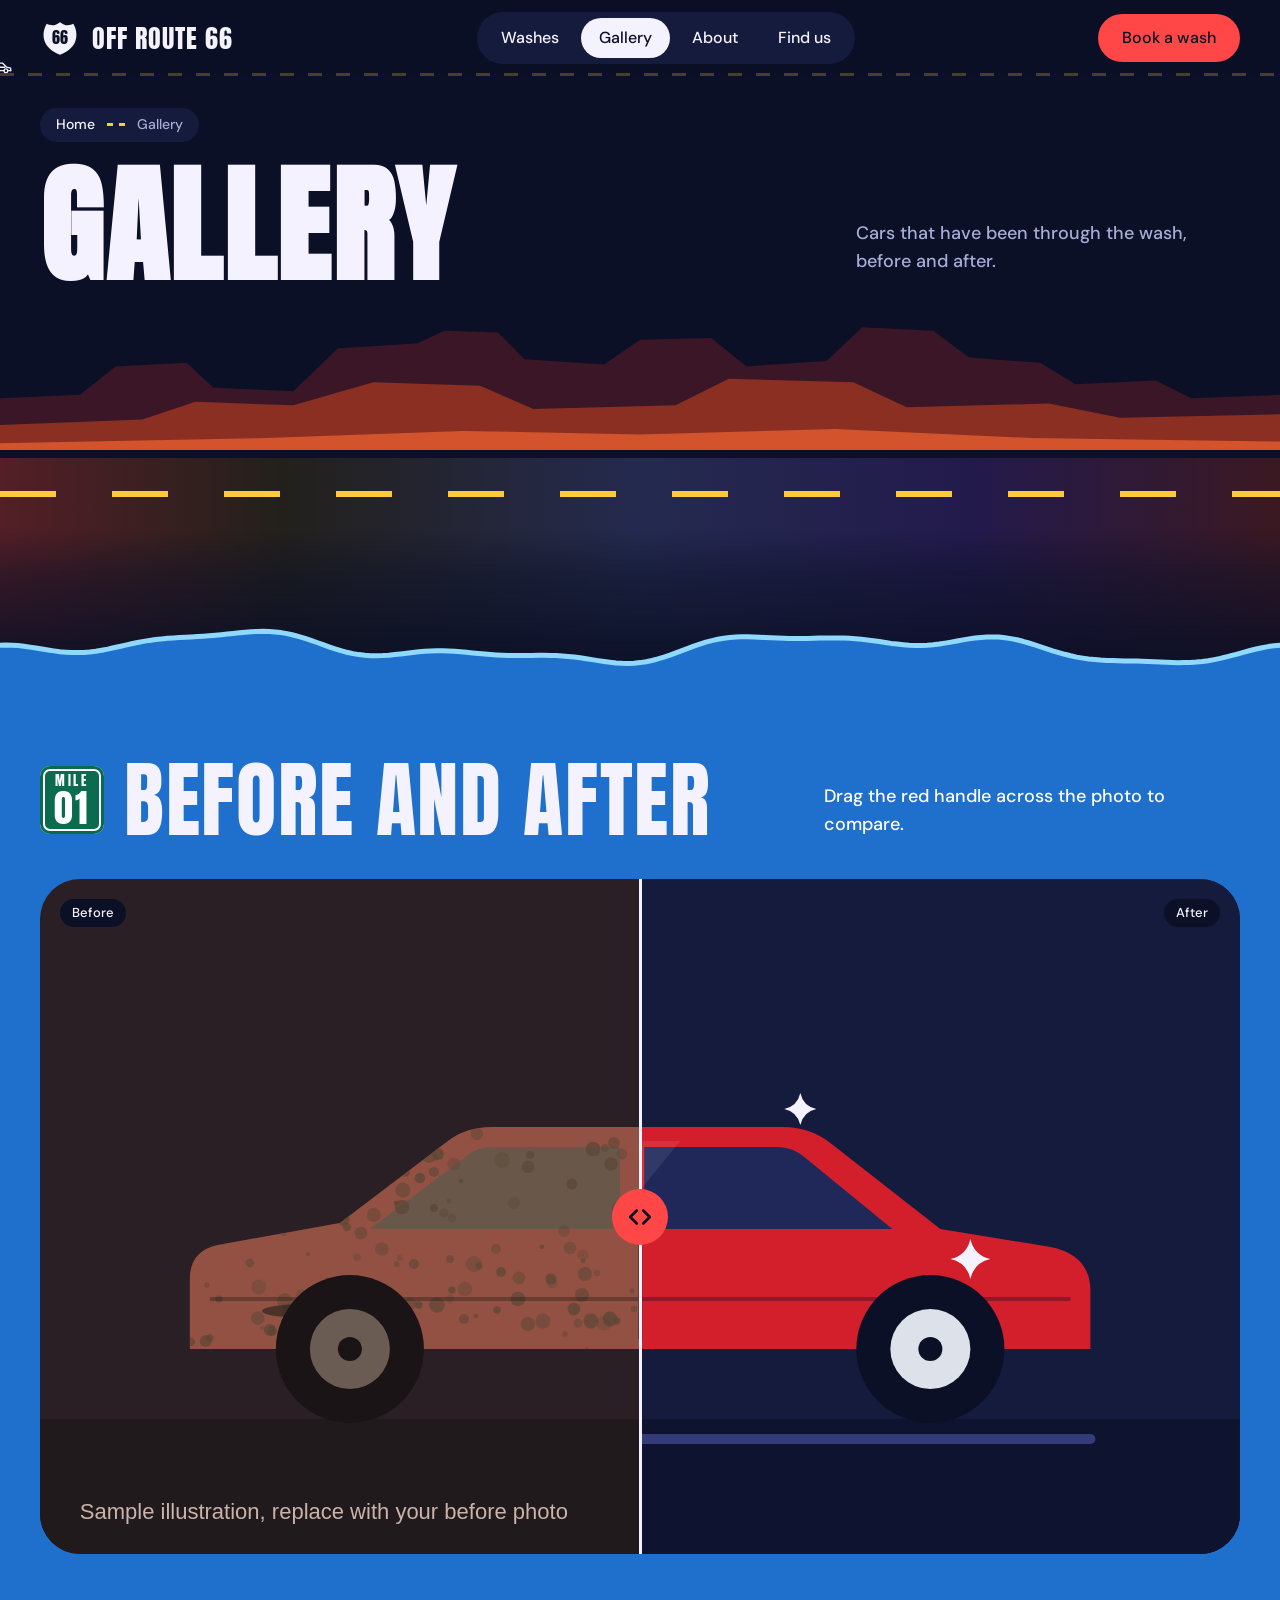
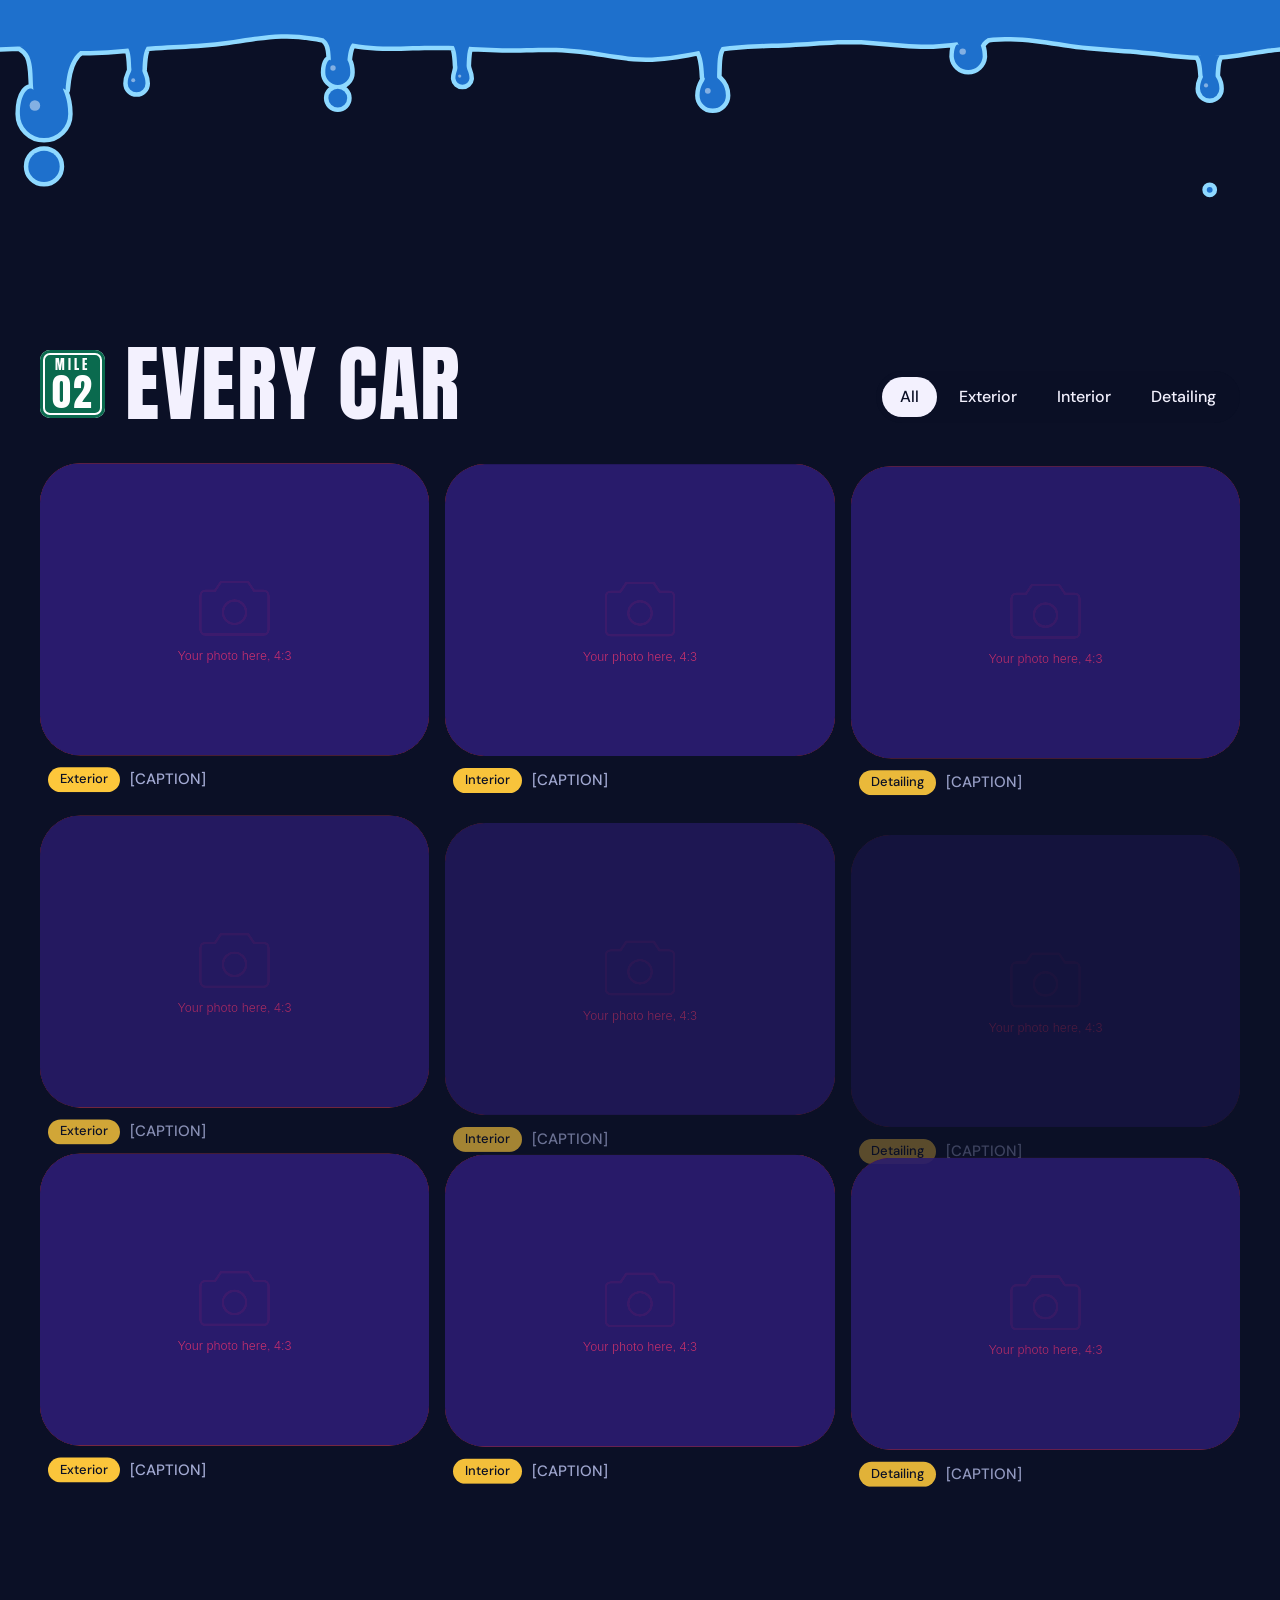
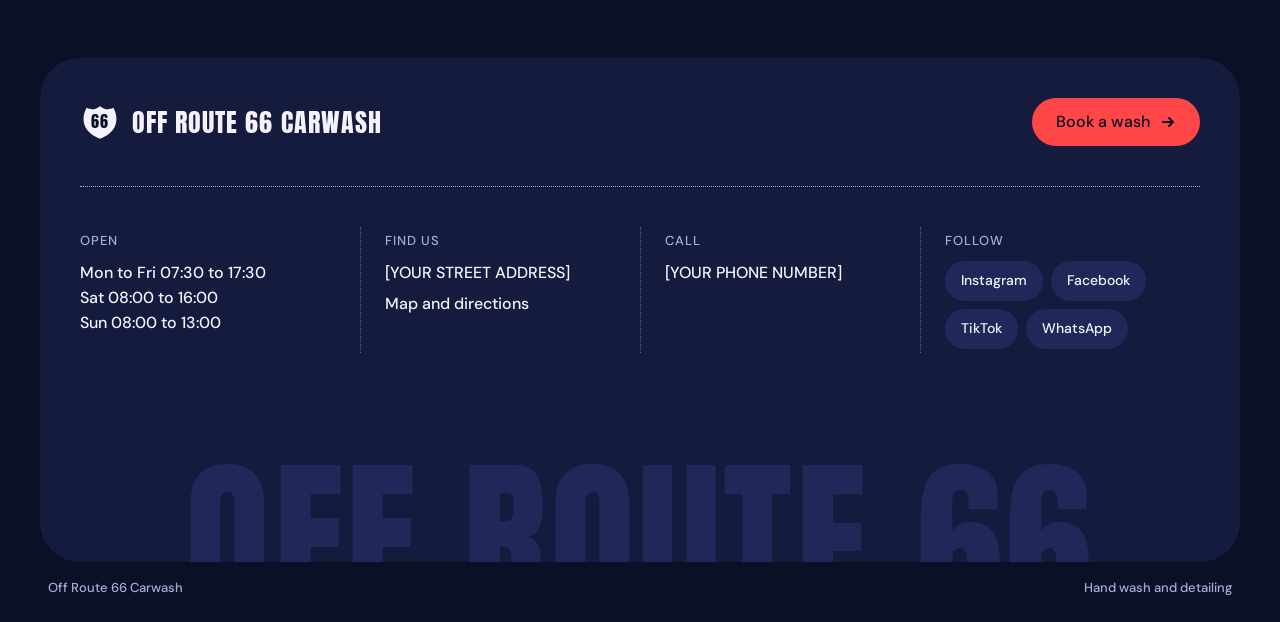
<file: gallery.html>
<!doctype html>
<html lang="en">
<head>
  <meta charset="utf-8">
  <meta name="viewport" content="width=device-width, initial-scale=1">
  <title>Gallery | Off Route 66 Carwash</title>
  <meta name="description" content="Photos of cars washed and detailed at Off Route 66 Carwash, before and after.">
  <meta name="theme-color" content="#0B1026">
  <!-- Keeps the water from the page transition over this page until it drains -->
  <script>try { if (sessionStorage.getItem('or66-wash')) { sessionStorage.removeItem('or66-wash'); document.documentElement.classList.add('wash-cover'); } } catch (Error) {}</script>
  <link rel="icon" href="images/favicon.svg" type="image/svg+xml">
  <link rel="stylesheet" href="css/styles.css">
</head>
<body>

  <!-- Header -->
  <header class="site-header">
    <div class="wrap header-row">
      <a class="brand" href="index.html" aria-label="Off Route 66 Carwash, home">
        <svg class="shield" viewBox="0 0 48 48" aria-hidden="true">
          <path d="M8 7 C14 10 19 9 24 5 C29 9 34 10 40 7 C44 14 45 22 42 29 C39 36 32 41 24 44 C16 41 9 36 6 29 C3 22 4 14 8 7 Z"></path>
          <text x="24" y="31">66</text>
        </svg>
        <span class="brand-name">Off Route 66</span>
      </a>
      <nav id="site-nav" class="site-nav" aria-label="Main">
        <div class="nav-pill">
          <a href="book.html">Washes</a>
          <a href="gallery.html" aria-current="page">Gallery</a>
          <a href="about.html">About</a>
          <a href="find-us.html">Find us</a>
          <a class="nav-book" href="book.html#book">Book a wash</a>
        </div>
      </nav>
      <div class="header-end">
        <a class="btn btn--primary" href="book.html#book">Book a wash</a>
        <button class="btn btn--outline nav-toggle" type="button" aria-expanded="false" aria-controls="site-nav">Menu</button>
      </div>
    </div>
    <!-- Trip bar: how far down the page you are -->
    <div class="trip" aria-hidden="true">
      <div class="trip-fill" data-trip-fill></div>
      <svg class="trip-car" data-trip-car viewBox="0 0 48 28">
        <path d="M4 20 V15 L9 13.5 L15 6 H29 L36.5 13.5 L44 15 V20"></path>
                <path d="M4 20 H9.5 M16.5 20 H31.5 M38.5 20 H44 M12.5 13.5 H33"></path>
                <circle cx="13" cy="20" r="3.5"></circle>
                <circle cx="35" cy="20" r="3.5"></circle>
      </svg>
    </div>
  </header>

  <!-- Page heading -->
  <section class="wrap page-head">
    <nav class="crumbs" aria-label="Breadcrumb">
      <ol>
        <li><a href="index.html">Home</a></li>
        <li aria-current="page">Gallery</li>
      </ol>
    </nav>
    <div class="page-head-row">
      <h1 class="page-title">Gallery</h1>
      <p class="lead">Cars that have been through the wash, before and after.</p>
    </div>
  </section>
  <svg class="rocks" viewBox="0 0 1440 140" preserveAspectRatio="none" aria-hidden="true">
    <path class="rock-far" d="M0 140 V96 L90 92 L130 60 L210 56 L240 84 L330 88 L380 40 L470 34 L500 20 L560 22 L590 52 L680 58 L720 30 L800 28 L840 60 L930 54 L970 16 L1050 20 L1090 50 L1170 56 L1210 80 L1300 76 L1340 96 L1440 92 V140 Z"></path>
    <path class="rock-mid" d="M0 140 V118 L160 112 L220 92 L330 96 L420 70 L540 74 L600 100 L760 96 L820 66 L960 70 L1020 98 L1180 94 L1260 110 L1440 106 V140 Z"></path>
    <path class="rock-lit" d="M0 140 V132 L300 126 L520 118 L720 122 L940 116 L1160 126 L1440 130 V140 Z"></path>
  </svg>
  <div class="road" aria-hidden="true"></div>

  <main class="after-road">

    <!-- Before and after, same angle for both photos -->
    <!-- Water band -->
    <div class="band band--water">
      <section class="wrap section">
        <div class="stack">
          <div class="section-head">
            <div class="title-row">
              <span class="mile" aria-hidden="true"><small>Mile</small><b>01</b></span>
              <h2 class="h-section">Before and after</h2>
            </div>
            <p>Drag the red handle across the photo to compare.</p>
          </div>
          <div class="compare" data-compare>
            <img src="images/before.svg" alt="[Describe the car before the wash]">
            <img class="compare-after" src="images/after.svg" alt="[Describe the car after the wash]">
            <div class="compare-labels" aria-hidden="true"><span>Before</span><span>After</span></div>
            <div class="compare-line" aria-hidden="true">
              <span class="compare-handle"><svg viewBox="0 0 24 24"><path d="M9 6 L3 12 L9 18 M15 6 L21 12 L15 18"></path></svg></span>
            </div>
            <input type="range" min="0" max="100" value="50" aria-label="Show more of the before or the after photo">
          </div>
        </div>
      </section>
    </div>


    <!-- Photo grid, data-cat matches a filter, data-full is the bigger lightbox photo -->
    <section class="wrap section">
      <div class="stack">
        <div class="section-head">
          <div class="title-row">
            <span class="mile" aria-hidden="true"><small>Mile</small><b>02</b></span>
            <h2 class="h-section">Every car</h2>
          </div>
          <div class="switch" role="group" aria-label="Filter photos">
            <button class="opt is-on" type="button" data-filter="all" aria-pressed="true">All</button>
            <button class="opt" type="button" data-filter="exterior" aria-pressed="false">Exterior</button>
            <button class="opt" type="button" data-filter="interior" aria-pressed="false">Interior</button>
            <button class="opt" type="button" data-filter="detailing" aria-pressed="false">Detailing</button>
          </div>
        </div>
        <div class="grid-3 grid-3--photos">
          <figure class="photo" data-cat="exterior">
            <button class="photo-btn duo duo--reveal" type="button"><img src="https://images.unsplash.com/photo-1633014041037-f5446fb4ce99?auto=format&fit=crop&w=900&q=70" data-full="https://images.unsplash.com/photo-1633014041037-f5446fb4ce99?auto=format&fit=crop&w=1800&q=70" alt="Grey car covered in white foam" loading="lazy" data-fallback="images/placeholder.svg"></button>
            <figcaption><span class="tag">Exterior</span> [CAPTION]</figcaption>
          </figure>
          <figure class="photo" data-cat="interior">
            <button class="photo-btn duo duo--reveal" type="button"><img src="https://images.unsplash.com/photo-1652860316277-370ca5b1b1df?auto=format&fit=crop&w=900&q=70" data-full="https://images.unsplash.com/photo-1652860316277-370ca5b1b1df?auto=format&fit=crop&w=1800&q=70" alt="Clean car interior with light leather seats" loading="lazy" data-fallback="images/placeholder.svg"></button>
            <figcaption><span class="tag">Interior</span> [CAPTION]</figcaption>
          </figure>
          <figure class="photo" data-cat="detailing">
            <button class="photo-btn duo duo--reveal" type="button"><img src="https://images.unsplash.com/photo-1565689876697-e467b6c54da2?auto=format&fit=crop&w=900&q=70" data-full="https://images.unsplash.com/photo-1565689876697-e467b6c54da2?auto=format&fit=crop&w=1800&q=70" alt="Wheel being washed" loading="lazy" data-fallback="images/placeholder.svg"></button>
            <figcaption><span class="tag">Detailing</span> [CAPTION]</figcaption>
          </figure>
          <figure class="photo" data-cat="exterior">
            <button class="photo-btn duo duo--reveal" type="button"><img src="https://images.unsplash.com/photo-1608506375591-b90e1f955e4b?auto=format&fit=crop&w=900&q=70" data-full="https://images.unsplash.com/photo-1608506375591-b90e1f955e4b?auto=format&fit=crop&w=1800&q=70" alt="Foam being sprayed onto a black car" loading="lazy" data-fallback="images/placeholder.svg"></button>
            <figcaption><span class="tag">Exterior</span> [CAPTION]</figcaption>
          </figure>
          <figure class="photo" data-cat="interior">
            <button class="photo-btn duo duo--reveal" type="button"><img src="https://images.unsplash.com/photo-1629019878500-302b516de84c?auto=format&fit=crop&w=900&q=70" data-full="https://images.unsplash.com/photo-1629019878500-302b516de84c?auto=format&fit=crop&w=1800&q=70" alt="Brown and black car interior" loading="lazy" data-fallback="images/placeholder.svg"></button>
            <figcaption><span class="tag">Interior</span> [CAPTION]</figcaption>
          </figure>
          <figure class="photo" data-cat="detailing">
            <button class="photo-btn duo duo--reveal" type="button"><img src="https://images.unsplash.com/photo-1611239179213-d972da54091a?auto=format&fit=crop&w=900&q=70" data-full="https://images.unsplash.com/photo-1611239179213-d972da54091a?auto=format&fit=crop&w=1800&q=70" alt="Water beading on freshly waxed paint" loading="lazy" data-fallback="images/placeholder.svg"></button>
            <figcaption><span class="tag">Detailing</span> [CAPTION]</figcaption>
          </figure>
          <figure class="photo" data-cat="exterior">
            <button class="photo-btn duo duo--reveal" type="button"><img src="https://images.unsplash.com/photo-1543857182-68106299b6b2?auto=format&fit=crop&w=900&q=70" data-full="https://images.unsplash.com/photo-1543857182-68106299b6b2?auto=format&fit=crop&w=1800&q=70" alt="Two people hand washing a black SUV" loading="lazy" data-fallback="images/placeholder.svg"></button>
            <figcaption><span class="tag">Exterior</span> [CAPTION]</figcaption>
          </figure>
          <figure class="photo" data-cat="interior">
            <button class="photo-btn duo duo--reveal" type="button"><img src="https://images.unsplash.com/photo-1771491237218-cbd4a707497e?auto=format&fit=crop&w=900&q=70" data-full="https://images.unsplash.com/photo-1771491237218-cbd4a707497e?auto=format&fit=crop&w=1800&q=70" alt="Dashboard of a classic car being cleaned" loading="lazy" data-fallback="images/placeholder.svg"></button>
            <figcaption><span class="tag">Interior</span> [CAPTION]</figcaption>
          </figure>
          <figure class="photo" data-cat="detailing">
            <button class="photo-btn duo duo--reveal" type="button"><img src="https://images.unsplash.com/photo-1732357624591-f2137085659b?auto=format&fit=crop&w=900&q=70" data-full="https://images.unsplash.com/photo-1732357624591-f2137085659b?auto=format&fit=crop&w=1800&q=70" alt="Car being dried with a yellow cloth" loading="lazy" data-fallback="images/placeholder.svg"></button>
            <figcaption><span class="tag">Detailing</span> [CAPTION]</figcaption>
          </figure>
        </div>
      </div>
    </section>

    <!-- Lightbox -->
    <dialog class="lightbox" data-lightbox aria-label="Photo">
      <img src="images/placeholder.svg" alt="">
      <div class="lightbox-bar">
        <p data-lightbox-caption></p>
        <div class="lightbox-nav">
          <button class="icon-btn" type="button" data-lightbox-prev aria-label="Previous photo"><svg viewBox="0 0 24 24"><path d="M15 5 L8 12 L15 19"></path></svg></button>
          <span class="lightbox-count" data-lightbox-count></span>
          <button class="icon-btn" type="button" data-lightbox-next aria-label="Next photo"><svg viewBox="0 0 24 24"><path d="M9 5 L16 12 L9 19"></path></svg></button>
          <button class="btn btn--outline" type="button" data-lightbox-close>Close</button>
        </div>
      </div>
    </dialog>
  </main>

  <!-- Footer -->
  <footer class="site-footer">
    <div class="wrap footer-wrap">
      <div class="card footer-card">
        <div class="footer-top">
          <div class="footer-brand">
            <svg class="shield" viewBox="0 0 48 48" aria-hidden="true">
          <path d="M8 7 C14 10 19 9 24 5 C29 9 34 10 40 7 C44 14 45 22 42 29 C39 36 32 41 24 44 C16 41 9 36 6 29 C3 22 4 14 8 7 Z"></path>
          <text x="24" y="31">66</text>
        </svg>
            <span>Off Route 66 Carwash</span>
          </div>
          <a class="btn btn--primary" href="book.html#book">Book a wash <svg class="btn-arrow" viewBox="0 0 16 16" aria-hidden="true"><path d="M3 8 H13 M9 4 L13 8 L9 12"></path></svg></a>
        </div>
        <hr class="dotted">
        <div class="footer-cols">
          <div class="footer-col">
            <h3>Open</h3>
            <p data-hours-summary>Mon to Fri 07:30 to 17:30<br>Sat 08:00 to 16:00<br>Sun 08:00 to 13:00</p>
          </div>
          <div class="footer-col">
            <h3>Find us</h3>
            <p>[YOUR STREET ADDRESS]</p>
            <a href="find-us.html">Map and directions</a>
          </div>
          <div class="footer-col">
            <h3>Call</h3>
            <p>[YOUR PHONE NUMBER]</p>
          </div>
          <div class="footer-col">
            <h3>Follow</h3>
            <!-- Replace each # with your profile link -->
            <div class="social">
              <a href="#">Instagram</a>
              <a href="#">Facebook</a>
              <a href="#">TikTok</a>
              <a href="#">WhatsApp</a>
            </div>
          </div>
        </div>
        <p class="footer-mark" aria-hidden="true">Off Route 66</p>
      </div>
      <div class="footer-base">
        <span>Off Route 66 Carwash</span>
        <span>Hand wash and detailing</span>
      </div>
    </div>
  </footer>

  <script src="vendor/lenis.min.js"></script>
  <script src="vendor/gsap.min.js"></script>
  <script src="vendor/ScrollTrigger.min.js"></script>
  <script src="js/site.js"></script>
</body>
</html>
</file>
<file: css/styles.css>
/* This file contains every style for the Off Route 66 Carwash site */

/* Section: Fonts */
@font-face
{
  font-family: "Anton";
  src: url("../fonts/anton.woff2") format("woff2");
  font-weight: 400;
  font-display: swap;
}

@font-face
{
  font-family: "DM Sans";
  src: url("../fonts/dm-sans-500.woff2") format("woff2");
  font-weight: 500;
  font-display: swap;
}

@font-face
{
  font-family: "Yellowtail";
  src: url("../fonts/yellowtail.woff2") format("woff2");
  font-weight: 400;
  font-display: swap;
}


/* Section: Tokens */
:root
{
  color-scheme: dark;

  /* Surfaces, darkest to lightest */
  --canvas: #0B1026;
  --surface: #151B3D;
  --surface-raised: #20285A;

  /* Text */
  --chalk: #F4F2FF;
  --muted: #A6ADD6;
  --ink: #0B1026;

  /* Accents: red for action, purple for the hero board, yellow for tags */
  --red: #FF4747;
  --red-hover: #FF6B6B;
  --purple: #6A3FE0;
  --yellow: #FFC93C;

  /* Water-filled word */
  --water: #5CC4FF;
  --suds: #E4F6FF;

  /* Road, rocks and road sign */
  --asphalt: #0A0D18;
  --road-reflection: linear-gradient(90deg, rgba(255, 71, 71, 0.30), rgba(255, 201, 60, 0.10) 22%, rgba(120, 135, 255, 0.24) 50%, rgba(106, 63, 224, 0.26) 76%, rgba(255, 71, 71, 0.20));
  --road-fade: 150px;
  --rock-far: #3B1626;
  --rock-mid: #8A2F22;
  --rock-lit: #D2532C;
  --sign-green: #0B6B4F;

  /* Type */
  --font-display: "Anton", "Bebas Neue", Impact, sans-serif;
  --font-body: "DM Sans", Inter, system-ui, sans-serif;
  --font-script: "Yellowtail", "Brush Script MT", cursive;

  /* Type scale */
  --text-display: clamp(4.25rem, 11.5vw, 11.8rem);
  --text-page: clamp(3.75rem, 10vw, 9rem);
  --text-section: clamp(3rem, 6.5vw, 6rem);
  --text-card: clamp(2rem, 3vw, 3rem);
  --text-small-heading: 1.625rem;

  /* Shape */
  --radius-card: 40px;
  --radius-medium: 20px;
  --radius-small: 16px;
  --radius-pill: 800px;
  --line: 1.5px;

  /* Space */
  --page-width: 1280px;
  --gutter: clamp(16px, 4vw, 40px);
  --section-gap: clamp(56px, 7vw, 80px);
  --card-pad: clamp(24px, 3.5vw, 40px);
  --gap: 16px;
}


/* Section: Base */
*,
*::before,
*::after
{
  box-sizing: border-box;
}

html
{
  scroll-behavior: smooth;
}

body
{
  margin: 0;
  background: var(--canvas);
  color: var(--chalk);
  font-family: var(--font-body);
  font-weight: 500;
  font-size: 16px;
  line-height: 1.55;
}

h1, h2, h3, p, dl, dd, ol, ul, figure, blockquote
{
  margin: 0;
}

ol, ul
{
  padding: 0;
  list-style: none;
}

img, svg
{
  max-width: 100%;
}

img
{
  display: block;
  height: auto;
}

button, input, select, textarea
{
  font: inherit;
  color: inherit;
}

button
{
  cursor: pointer;
}

a
{
  color: var(--chalk);
  text-decoration: none;
}

a:hover
{
  color: var(--yellow);
}

:focus-visible
{
  outline: 2px solid var(--yellow);
  outline-offset: 3px;
}

[hidden]
{
  display: none !important;
}

.visually-hidden
{
  position: absolute;
  width: 1px;
  height: 1px;
  overflow: hidden;
  clip-path: inset(50%);
  white-space: nowrap;
}


/* Section: Layout */
.wrap
{
  max-width: calc(var(--page-width) + var(--gutter) * 2);
  margin-inline: auto;
  padding-inline: var(--gutter);
}

.wrap--narrow
{
  max-width: calc(820px + var(--gutter) * 2);
}

.section
{
  padding-block: var(--section-gap);
}

.stack
{
  display: flex;
  flex-direction: column;
  gap: 40px;
}

.center
{
  display: flex;
  justify-content: center;
}

/* Section heading: big title left, short lead right */
.section-head
{
  display: flex;
  flex-wrap: wrap;
  align-items: flex-end;
  justify-content: space-between;
  gap: 16px 48px;
}

.section-head p
{
  max-width: 26rem;
  color: var(--muted);
  font-size: 18px;
}

.section-head--center
{
  flex-direction: column;
  align-items: center;
  text-align: center;
}


/* Section: Type */
.display,
.h-section,
.h-card,
.h-small
{
  font-family: var(--font-display);
  font-weight: 400;
  letter-spacing: 0.02em;
  text-transform: uppercase;
}

.display
{
  font-size: var(--text-display);
  line-height: 0.94;
}

.h-section
{
  font-size: var(--text-section);
  line-height: 0.95;
}

.h-card
{
  font-size: var(--text-card);
  line-height: 1;
}

.h-small
{
  font-size: var(--text-small-heading);
  line-height: 1.1;
}

.lead
{
  max-width: 30rem;
  color: var(--muted);
  font-size: 18px;
}

.caption
{
  color: var(--muted);
  font-size: 14px;
  line-height: 1.3;
}

.script
{
  font-family: var(--font-script);
  font-weight: 400;
  line-height: 1.05;
  text-transform: none;
}


/* Section: Tags and plates */
.tag
{
  display: inline-flex;
  align-items: center;
  align-self: flex-start;
  padding: 4px 12px;
  background: var(--yellow);
  color: var(--ink);
  border-radius: var(--radius-pill);
  font-size: 13px;
  line-height: 1.3;
  white-space: nowrap;
}

/* Licence plate price */
.plate
{
  display: inline-flex;
  align-items: center;
  padding: 6px 14px 5px;
  background: var(--chalk);
  color: var(--ink);
  border-radius: 10px;
  box-shadow: inset 0 0 0 2px var(--chalk), inset 0 0 0 3.5px var(--ink);
  font-family: var(--font-display);
  font-size: 24px;
  line-height: 1;
  letter-spacing: 0.06em;
  white-space: nowrap;
}


/* Section: Buttons */
.btn
{
  display: inline-flex;
  align-items: center;
  justify-content: center;
  gap: 10px;
  min-height: 48px;
  padding: 12px 24px;
  border: 0;
  border-radius: var(--radius-pill);
  font-weight: 500;
  font-size: 16px;
  line-height: 1.2;
  text-align: center;
  white-space: nowrap;
  transition: background-color 160ms ease, color 160ms ease, border-color 160ms ease;
}

/* Primary: red pill with dark text */
.btn--primary
{
  background: var(--red);
  color: var(--ink);
}

.btn--primary:hover
{
  background: var(--red-hover);
  color: var(--ink);
}

/* Secondary: outlined */
.btn--outline
{
  background: transparent;
  color: var(--chalk);
  border: var(--line) solid var(--chalk);
}

.btn--outline:hover
{
  background: var(--chalk);
  color: var(--ink);
}

/* Dark: for use on red cards */
.btn--dark
{
  background: var(--ink);
  color: var(--chalk);
}

.btn--dark:hover
{
  background: var(--surface);
  color: var(--chalk);
}

.btn--block
{
  width: 100%;
}

.btn-arrow
{
  width: 16px;
  height: 16px;
  fill: none;
  stroke: currentColor;
  stroke-width: 2;
  stroke-linecap: round;
  stroke-linejoin: round;
}

.actions
{
  display: flex;
  flex-wrap: wrap;
  align-items: center;
  gap: 12px;
}


/* Section: Header */
.site-header
{
  position: sticky;
  top: 0;
  z-index: 40;
  padding-block: 12px;
  background: rgba(11, 16, 38, 0.9);
  -webkit-backdrop-filter: blur(10px);
  backdrop-filter: blur(10px);
}

.header-row
{
  display: flex;
  flex-wrap: wrap;
  align-items: center;
  justify-content: space-between;
  gap: 12px 24px;
}

.brand
{
  display: flex;
  align-items: center;
  gap: 12px;
  min-height: 48px;
  color: var(--chalk);
}

.brand:hover
{
  color: var(--chalk);
}

.brand-name
{
  font-family: var(--font-display);
  font-size: 26px;
  line-height: 1;
  letter-spacing: 0.04em;
  text-transform: uppercase;
}

/* Highway shield */
.shield
{
  flex: none;
  width: 40px;
  height: 40px;
}

.shield path
{
  fill: var(--chalk);
}

.shield text
{
  font-family: var(--font-display);
  font-size: 19px;
  text-anchor: middle;
  fill: var(--ink);
}

/* Nav links sit in one pill */
.nav-pill
{
  display: flex;
  align-items: center;
  gap: 4px;
  padding: 6px;
  background: var(--surface);
  border-radius: var(--radius-pill);
}

.nav-pill a
{
  display: inline-flex;
  align-items: center;
  min-height: 40px;
  padding: 0 18px;
  border-radius: var(--radius-pill);
  color: var(--chalk);
}

.nav-pill a:hover
{
  background: var(--surface-raised);
  color: var(--chalk);
}

.nav-pill a[aria-current="page"]
{
  background: var(--chalk);
  color: var(--ink);
}

.header-end
{
  display: flex;
  align-items: center;
  gap: 12px;
}

.nav-toggle
{
  display: none;
}

/* Phone menu */
@media (max-width: 860px)
{
  .nav-toggle
  {
    display: inline-flex;
  }

  .header-end .btn--primary
  {
    display: none;
  }

  .site-nav
  {
    display: none;
    flex-basis: 100%;
  }

  .site-nav.is-open
  {
    display: block;
  }

  .nav-pill
  {
    flex-direction: column;
    align-items: stretch;
    padding: 8px;
    border-radius: var(--radius-medium);
  }

  .nav-pill a
  {
    min-height: 48px;
  }

  .nav-pill .nav-book
  {
    display: inline-flex;
    justify-content: center;
    margin-top: 4px;
    background: var(--red);
    color: var(--ink);
  }
}

@media (min-width: 861px)
{
  .site-nav
  {
    order: 0;
  }

  .nav-pill .nav-book
  {
    display: none;
  }
}


/* Section: Hero */
.hero
{
  display: grid;
  grid-template-columns: minmax(0, 7fr) minmax(0, 3fr);
  gap: var(--gap);
  padding-block: 32px 0;
}

.hero-copy
{
  display: flex;
  flex-direction: column;
  align-items: flex-start;
  justify-content: center;
  gap: 28px;
  padding: var(--card-pad) 0 0;
}

/* Name and buttons share one width so the buttons sit centred under it */
.hero-lockup
{
  display: flex;
  flex-direction: column;
  align-items: center;
  gap: 40px;
  max-width: 100%;
}

/* One line for the name, Carwash scaled up to match its width */
.hero-title
{
  display: flex;
  flex-direction: column;
  gap: 0.02em;
  font-size: min(11.2vw, 168px);
}

.hero-title .water-text
{
  font-size: 1.39em;
  line-height: 0.86;
}

@media (max-width: 960px)
{
  .hero-title
  {
    font-size: 16.4vw;
  }
}

.hero-lockup .actions
{
  justify-content: center;
}

@media (max-width: 960px)
{
  .hero
  {
    grid-template-columns: 1fr;
  }

  .hero-copy
  {
    padding-top: 8px;
  }
}

/* Water-filled word: outline, foam and water stacked */
.water-text
{
  display: grid;
}

.water-text > *
{
  grid-area: 1 / 1;
}

.water-outline
{
  color: transparent;
  -webkit-text-stroke: 0.022em var(--chalk);
}

.suds
{
  color: var(--suds);
  clip-path: polygon(0.0% 50.0%, 3.1% 48.4%, 6.2% 47.1%, 9.4% 46.3%, 12.5% 46.0%, 15.6% 46.3%, 18.8% 47.0%, 21.9% 47.9%, 25.0% 48.9%, 28.1% 49.8%, 31.2% 50.3%, 34.4% 50.6%, 37.5% 50.7%, 40.6% 50.7%, 43.8% 50.7%, 46.9% 50.9%, 50.0% 51.3%, 53.1% 51.9%, 56.2% 52.5%, 59.4% 53.0%, 62.5% 53.2%, 65.6% 52.9%, 68.8% 52.2%, 71.9% 51.0%, 75.0% 49.6%, 78.1% 48.1%, 81.2% 46.8%, 84.4% 45.9%, 87.5% 45.6%, 90.6% 45.9%, 93.8% 46.7%, 96.9% 47.9%, 100.0% 49.2%, 100% 100%, 0% 100%);
  animation: suds 6s linear infinite;
}

/* Water: a light-to-deep gradient with bubbles rising through it */
.water
{
  color: transparent;
  background-image:
    radial-gradient(circle, rgba(255, 255, 255, 0.85) 0 0.022em, transparent 0.03em),
    radial-gradient(circle, rgba(255, 255, 255, 0.6) 0 0.014em, transparent 0.02em),
    linear-gradient(180deg, #A6E3FF 45%, #5CC4FF 70%, #2F86E0 100%);
  background-size: 0.55em 0.5em, 0.35em 0.42em, 100% 100%;
  -webkit-background-clip: text;
  background-clip: text;
  clip-path: polygon(0.0% 53.5%, 3.1% 52.3%, 6.2% 51.8%, 9.4% 51.8%, 12.5% 52.3%, 15.6% 53.3%, 18.8% 54.5%, 21.9% 55.7%, 25.0% 56.6%, 28.1% 57.2%, 31.2% 57.5%, 34.4% 57.5%, 37.5% 57.3%, 40.6% 57.2%, 43.8% 57.3%, 46.9% 57.5%, 50.0% 57.8%, 53.1% 58.2%, 56.2% 58.5%, 59.4% 58.5%, 62.5% 58.1%, 65.6% 57.2%, 68.8% 56.0%, 71.9% 54.6%, 75.0% 53.2%, 78.1% 52.2%, 81.2% 51.6%, 84.4% 51.6%, 87.5% 52.2%, 90.6% 53.3%, 93.8% 54.7%, 96.9% 56.2%, 100.0% 57.4%, 100% 100%, 0% 100%);
  animation: water 6s linear infinite, word-bubbles 3.2s linear infinite;
}

@keyframes water
{
  0% { clip-path: polygon(0.0% 53.5%, 3.1% 52.3%, 6.2% 51.8%, 9.4% 51.8%, 12.5% 52.3%, 15.6% 53.3%, 18.8% 54.5%, 21.9% 55.7%, 25.0% 56.6%, 28.1% 57.2%, 31.2% 57.5%, 34.4% 57.5%, 37.5% 57.3%, 40.6% 57.2%, 43.8% 57.3%, 46.9% 57.5%, 50.0% 57.8%, 53.1% 58.2%, 56.2% 58.5%, 59.4% 58.5%, 62.5% 58.1%, 65.6% 57.2%, 68.8% 56.0%, 71.9% 54.6%, 75.0% 53.2%, 78.1% 52.2%, 81.2% 51.6%, 84.4% 51.6%, 87.5% 52.2%, 90.6% 53.3%, 93.8% 54.7%, 96.9% 56.2%, 100.0% 57.4%, 100% 100%, 0% 100%); }
  12.5% { clip-path: polygon(0.0% 54.4%, 3.1% 53.8%, 6.2% 53.2%, 9.4% 52.8%, 12.5% 52.8%, 15.6% 53.3%, 18.8% 54.3%, 21.9% 55.7%, 25.0% 57.2%, 28.1% 58.7%, 31.2% 59.8%, 34.4% 60.4%, 37.5% 60.3%, 40.6% 59.7%, 43.8% 58.7%, 46.9% 57.4%, 50.0% 56.2%, 53.1% 55.1%, 56.2% 54.4%, 59.4% 54.1%, 62.5% 54.1%, 65.6% 54.3%, 68.8% 54.5%, 71.9% 54.6%, 75.0% 54.6%, 78.1% 54.4%, 81.2% 54.1%, 84.4% 53.9%, 87.5% 53.9%, 90.6% 54.3%, 93.8% 55.1%, 96.9% 56.2%, 100.0% 57.5%, 100% 100%, 0% 100%); }
  25% { clip-path: polygon(0.0% 54.5%, 3.1% 55.5%, 6.2% 56.4%, 9.4% 56.9%, 12.5% 57.1%, 15.6% 57.1%, 18.8% 57.1%, 21.9% 57.0%, 25.0% 57.2%, 28.1% 57.5%, 31.2% 58.0%, 34.4% 58.5%, 37.5% 58.8%, 40.6% 58.8%, 43.8% 58.3%, 46.9% 57.4%, 50.0% 56.1%, 53.1% 54.7%, 56.2% 53.3%, 59.4% 52.2%, 62.5% 51.6%, 65.6% 51.6%, 68.8% 52.2%, 71.9% 53.3%, 75.0% 54.7%, 78.1% 56.0%, 81.2% 57.2%, 84.4% 58.0%, 87.5% 58.4%, 90.6% 58.4%, 93.8% 58.1%, 96.9% 57.8%, 100.0% 57.4%, 100% 100%, 0% 100%); }
  37.5% { clip-path: polygon(0.0% 54.2%, 3.1% 55.6%, 6.2% 57.1%, 9.4% 58.6%, 12.5% 59.7%, 15.6% 60.3%, 18.8% 60.3%, 21.9% 59.7%, 25.0% 58.7%, 28.1% 57.5%, 31.2% 56.3%, 34.4% 55.3%, 37.5% 54.7%, 40.6% 54.4%, 43.8% 54.4%, 46.9% 54.5%, 50.0% 54.7%, 53.1% 54.7%, 56.2% 54.6%, 59.4% 54.2%, 62.5% 53.9%, 65.6% 53.6%, 68.8% 53.6%, 71.9% 54.0%, 75.0% 54.9%, 78.1% 56.0%, 81.2% 57.4%, 84.4% 58.8%, 87.5% 59.8%, 90.6% 60.4%, 93.8% 60.4%, 96.9% 59.8%, 100.0% 58.7%, 100% 100%, 0% 100%); }
  50% { clip-path: polygon(0.0% 56.8%, 3.1% 56.8%, 6.2% 57.1%, 9.4% 57.6%, 12.5% 58.1%, 15.6% 58.7%, 18.8% 59.1%, 21.9% 59.0%, 25.0% 58.6%, 28.1% 57.6%, 31.2% 56.3%, 34.4% 54.7%, 37.5% 53.3%, 40.6% 52.2%, 43.8% 51.6%, 46.9% 51.6%, 50.0% 52.2%, 53.1% 53.3%, 56.2% 54.6%, 59.4% 55.9%, 62.5% 57.0%, 65.6% 57.8%, 68.8% 58.1%, 71.9% 58.1%, 75.0% 57.9%, 78.1% 57.6%, 81.2% 57.4%, 84.4% 57.4%, 87.5% 57.5%, 90.6% 57.7%, 93.8% 57.9%, 96.9% 57.9%, 100.0% 57.6%, 100% 100%, 0% 100%); }
  62.5% { clip-path: polygon(0.0% 60.2%, 3.1% 59.6%, 6.2% 58.7%, 9.4% 57.5%, 12.5% 56.4%, 15.6% 55.5%, 18.8% 54.9%, 21.9% 54.7%, 25.0% 54.7%, 28.1% 54.8%, 31.2% 54.9%, 34.4% 54.8%, 37.5% 54.5%, 40.6% 54.1%, 43.8% 53.6%, 46.9% 53.3%, 50.0% 53.4%, 53.1% 53.8%, 56.2% 54.7%, 59.4% 55.9%, 62.5% 57.4%, 65.6% 58.7%, 68.8% 59.8%, 71.9% 60.4%, 75.0% 60.4%, 78.1% 59.8%, 81.2% 58.7%, 84.4% 57.3%, 87.5% 55.9%, 90.6% 54.7%, 93.8% 53.9%, 96.9% 53.5%, 100.0% 53.5%, 100% 100%, 0% 100%); }
  75% { clip-path: polygon(0.0% 59.3%, 3.1% 59.3%, 6.2% 58.8%, 9.4% 57.8%, 12.5% 56.4%, 15.6% 54.8%, 18.8% 53.4%, 21.9% 52.3%, 25.0% 51.7%, 28.1% 51.7%, 31.2% 52.3%, 34.4% 53.3%, 37.5% 54.5%, 40.6% 55.8%, 43.8% 56.8%, 46.9% 57.5%, 50.0% 57.8%, 53.1% 57.8%, 56.2% 57.6%, 59.4% 57.4%, 62.5% 57.3%, 65.6% 57.4%, 68.8% 57.7%, 71.9% 58.0%, 75.0% 58.2%, 78.1% 58.2%, 81.2% 57.8%, 84.4% 57.0%, 87.5% 55.9%, 90.6% 54.5%, 93.8% 53.2%, 96.9% 52.2%, 100.0% 51.6%, 100% 100%, 0% 100%); }
  87.5% { clip-path: polygon(0.0% 55.2%, 3.1% 55.0%, 6.2% 55.0%, 9.4% 55.1%, 12.5% 55.1%, 15.6% 54.9%, 18.8% 54.5%, 21.9% 53.9%, 25.0% 53.4%, 28.1% 53.1%, 31.2% 53.1%, 34.4% 53.6%, 37.5% 54.5%, 40.6% 55.8%, 43.8% 57.3%, 46.9% 58.7%, 50.0% 59.8%, 53.1% 60.4%, 56.2% 60.4%, 59.4% 59.8%, 62.5% 58.7%, 65.6% 57.4%, 68.8% 56.0%, 71.9% 54.9%, 75.0% 54.1%, 78.1% 53.7%, 81.2% 53.8%, 84.4% 54.0%, 87.5% 54.3%, 90.6% 54.6%, 93.8% 54.7%, 96.9% 54.6%, 100.0% 54.4%, 100% 100%, 0% 100%); }
  100% { clip-path: polygon(0.0% 53.5%, 3.1% 52.3%, 6.2% 51.8%, 9.4% 51.8%, 12.5% 52.3%, 15.6% 53.3%, 18.8% 54.5%, 21.9% 55.7%, 25.0% 56.6%, 28.1% 57.2%, 31.2% 57.5%, 34.4% 57.5%, 37.5% 57.3%, 40.6% 57.2%, 43.8% 57.3%, 46.9% 57.5%, 50.0% 57.8%, 53.1% 58.2%, 56.2% 58.5%, 59.4% 58.5%, 62.5% 58.1%, 65.6% 57.2%, 68.8% 56.0%, 71.9% 54.6%, 75.0% 53.2%, 78.1% 52.2%, 81.2% 51.6%, 84.4% 51.6%, 87.5% 52.2%, 90.6% 53.3%, 93.8% 54.7%, 96.9% 56.2%, 100.0% 57.4%, 100% 100%, 0% 100%); }
}

@keyframes suds
{
  0% { clip-path: polygon(0.0% 50.0%, 3.1% 48.4%, 6.2% 47.1%, 9.4% 46.3%, 12.5% 46.0%, 15.6% 46.3%, 18.8% 47.0%, 21.9% 47.9%, 25.0% 48.9%, 28.1% 49.8%, 31.2% 50.3%, 34.4% 50.6%, 37.5% 50.7%, 40.6% 50.7%, 43.8% 50.7%, 46.9% 50.9%, 50.0% 51.3%, 53.1% 51.9%, 56.2% 52.5%, 59.4% 53.0%, 62.5% 53.2%, 65.6% 52.9%, 68.8% 52.2%, 71.9% 51.0%, 75.0% 49.6%, 78.1% 48.1%, 81.2% 46.8%, 84.4% 45.9%, 87.5% 45.6%, 90.6% 45.9%, 93.8% 46.7%, 96.9% 47.9%, 100.0% 49.2%, 100% 100%, 0% 100%); }
  12.5% { clip-path: polygon(0.0% 49.5%, 3.1% 48.8%, 6.2% 48.0%, 9.4% 47.1%, 12.5% 46.5%, 15.6% 46.3%, 18.8% 46.5%, 21.9% 47.3%, 25.0% 48.6%, 28.1% 50.2%, 31.2% 51.7%, 34.4% 53.0%, 37.5% 53.9%, 40.6% 54.2%, 43.8% 53.9%, 46.9% 53.2%, 50.0% 52.1%, 53.1% 51.0%, 56.2% 50.0%, 59.4% 49.3%, 62.5% 48.9%, 65.6% 48.8%, 68.8% 48.8%, 71.9% 48.9%, 75.0% 48.9%, 78.1% 48.7%, 81.2% 48.3%, 84.4% 47.8%, 87.5% 47.4%, 90.6% 47.2%, 93.8% 47.4%, 96.9% 48.1%, 100.0% 49.2%, 100% 100%, 0% 100%); }
  25% { clip-path: polygon(0.0% 47.1%, 3.1% 48.0%, 6.2% 48.8%, 9.4% 49.6%, 12.5% 50.1%, 15.6% 50.3%, 18.8% 50.4%, 21.9% 50.4%, 25.0% 50.4%, 28.1% 50.7%, 31.2% 51.2%, 34.4% 51.9%, 37.5% 52.6%, 40.6% 53.2%, 43.8% 53.4%, 46.9% 53.2%, 50.0% 52.4%, 53.1% 51.2%, 56.2% 49.7%, 59.4% 48.1%, 62.5% 46.8%, 65.6% 45.9%, 68.8% 45.6%, 71.9% 45.9%, 75.0% 46.7%, 78.1% 47.9%, 81.2% 49.1%, 84.4% 50.3%, 87.5% 51.1%, 90.6% 51.6%, 93.8% 51.7%, 96.9% 51.6%, 100.0% 51.4%, 100% 100%, 0% 100%); }
  37.5% { clip-path: polygon(0.0% 46.4%, 3.1% 47.2%, 6.2% 48.5%, 9.4% 50.1%, 12.5% 51.6%, 15.6% 52.9%, 18.8% 53.8%, 21.9% 54.1%, 25.0% 53.8%, 28.1% 53.1%, 31.2% 52.1%, 34.4% 51.1%, 37.5% 50.2%, 40.6% 49.5%, 43.8% 49.2%, 46.9% 49.1%, 50.0% 49.2%, 53.1% 49.2%, 56.2% 49.0%, 59.4% 48.7%, 62.5% 48.2%, 65.6% 47.6%, 68.8% 47.1%, 71.9% 46.9%, 75.0% 47.2%, 78.1% 47.9%, 81.2% 49.0%, 84.4% 50.5%, 87.5% 52.0%, 90.6% 53.3%, 93.8% 54.2%, 96.9% 54.5%, 100.0% 54.2%, 100% 100%, 0% 100%); }
  50% { clip-path: polygon(0.0% 50.0%, 3.1% 50.0%, 6.2% 50.2%, 9.4% 50.6%, 12.5% 51.2%, 15.6% 52.0%, 18.8% 52.8%, 21.9% 53.4%, 25.0% 53.6%, 28.1% 53.4%, 31.2% 52.6%, 34.4% 51.3%, 37.5% 49.8%, 40.6% 48.2%, 43.8% 46.9%, 46.9% 46.0%, 50.0% 45.7%, 53.1% 46.0%, 56.2% 46.8%, 59.4% 47.9%, 62.5% 49.0%, 65.6% 50.1%, 68.8% 50.8%, 71.9% 51.3%, 75.0% 51.4%, 78.1% 51.3%, 81.2% 51.2%, 84.4% 51.2%, 87.5% 51.3%, 90.6% 51.7%, 93.8% 52.1%, 96.9% 52.5%, 100.0% 52.6%, 100% 100%, 0% 100%); }
  62.5% { clip-path: polygon(0.0% 53.6%, 3.1% 53.9%, 6.2% 53.7%, 9.4% 53.0%, 12.5% 52.1%, 15.6% 51.1%, 18.8% 50.3%, 21.9% 49.8%, 25.0% 49.5%, 28.1% 49.5%, 31.2% 49.5%, 34.4% 49.4%, 37.5% 49.2%, 40.6% 48.7%, 43.8% 48.1%, 46.9% 47.4%, 50.0% 46.9%, 53.1% 46.7%, 56.2% 46.9%, 59.4% 47.7%, 62.5% 48.9%, 65.6% 50.4%, 68.8% 51.9%, 71.9% 53.2%, 75.0% 54.1%, 78.1% 54.4%, 81.2% 54.1%, 84.4% 53.3%, 87.5% 52.1%, 90.6% 50.8%, 93.8% 49.7%, 96.9% 48.8%, 100.0% 48.3%, 100% 100%, 0% 100%); }
  75% { clip-path: polygon(0.0% 52.9%, 3.1% 53.6%, 6.2% 53.8%, 9.4% 53.6%, 12.5% 52.7%, 15.6% 51.4%, 18.8% 49.9%, 21.9% 48.3%, 25.0% 47.0%, 28.1% 46.1%, 31.2% 45.8%, 34.4% 46.1%, 37.5% 46.9%, 40.6% 47.9%, 43.8% 49.0%, 46.9% 49.9%, 50.0% 50.6%, 53.1% 51.0%, 56.2% 51.1%, 59.4% 51.0%, 62.5% 51.0%, 65.6% 51.0%, 68.8% 51.3%, 71.9% 51.8%, 75.0% 52.3%, 78.1% 52.7%, 81.2% 52.9%, 84.4% 52.7%, 87.5% 52.0%, 90.6% 50.9%, 93.8% 49.5%, 96.9% 48.0%, 100.0% 46.7%, 100% 100%, 0% 100%); }
  87.5% { clip-path: polygon(0.0% 50.5%, 3.1% 50.1%, 6.2% 49.9%, 9.4% 49.8%, 12.5% 49.8%, 15.6% 49.7%, 18.8% 49.3%, 21.9% 48.8%, 25.0% 48.0%, 28.1% 47.3%, 31.2% 46.7%, 34.4% 46.5%, 37.5% 46.7%, 40.6% 47.5%, 43.8% 48.7%, 46.9% 50.3%, 50.0% 51.8%, 53.1% 53.1%, 56.2% 54.0%, 59.4% 54.3%, 62.5% 54.0%, 65.6% 53.2%, 68.8% 52.1%, 71.9% 50.9%, 75.0% 49.8%, 78.1% 49.0%, 81.2% 48.6%, 84.4% 48.4%, 87.5% 48.5%, 90.6% 48.7%, 93.8% 48.8%, 96.9% 48.7%, 100.0% 48.4%, 100% 100%, 0% 100%); }
  100% { clip-path: polygon(0.0% 50.0%, 3.1% 48.4%, 6.2% 47.1%, 9.4% 46.3%, 12.5% 46.0%, 15.6% 46.3%, 18.8% 47.0%, 21.9% 47.9%, 25.0% 48.9%, 28.1% 49.8%, 31.2% 50.3%, 34.4% 50.6%, 37.5% 50.7%, 40.6% 50.7%, 43.8% 50.7%, 46.9% 50.9%, 50.0% 51.3%, 53.1% 51.9%, 56.2% 52.5%, 59.4% 53.0%, 62.5% 53.2%, 65.6% 52.9%, 68.8% 52.2%, 71.9% 51.0%, 75.0% 49.6%, 78.1% 48.1%, 81.2% 46.8%, 84.4% 45.9%, 87.5% 45.6%, 90.6% 45.9%, 93.8% 46.7%, 96.9% 47.9%, 100.0% 49.2%, 100% 100%, 0% 100%); }
}

@keyframes word-bubbles
{
  from { background-position: 0 0, 0.2em 0, 0 0; }
  to { background-position: 0 -0.5em, 0.2em -0.84em, 0 0; }
}
}

/* Section: Rocks and road band */
.rocks
{
  display: block;
  width: 100%;
  height: clamp(70px, 9vw, 130px);
  margin-top: var(--section-gap);
}

.rocks .rock-far { fill: var(--rock-far); }
.rocks .rock-mid { fill: var(--rock-mid); }
.rocks .rock-lit { fill: var(--rock-lit); }

.road
{
  position: relative;
  z-index: 1;
  display: flex;
  align-items: center;
  height: 72px;
  background-color: var(--asphalt);
  background-image: var(--road-reflection);
}

.road::before
{
  content: "";
  width: 100%;
  height: 6px;
  background-image: repeating-linear-gradient(90deg, var(--yellow) 0 56px, transparent 56px 112px);
}

/* Road fades into the next section */
.road::after
{
  content: "";
  position: absolute;
  top: 100%;
  left: 0;
  right: 0;
  height: var(--road-fade);
  background-color: var(--asphalt);
  background-image: var(--road-reflection);
  -webkit-mask-image: linear-gradient(to bottom, #000, rgba(0, 0, 0, 0.55) 30%, transparent);
  mask-image: linear-gradient(to bottom, #000, rgba(0, 0, 0, 0.55) 30%, transparent);
  pointer-events: none;
}

.after-road
{
  position: relative;
  z-index: 2;
}


/* Section: Cards */
.card
{
  display: flex;
  flex-direction: column;
  gap: 16px;
  padding: var(--card-pad);
  background: var(--surface);
  border-radius: var(--radius-card);
}

.card--red
{
  background: var(--red);
  color: var(--ink);
}

.card--red .caption
{
  color: rgba(11, 16, 38, 0.75);
}

.card--purple
{
  background: var(--purple);
}

/* Water blue card, same blue as the water bands */
.card--water
{
  background: #1E70CC;
  color: #FFFFFF;
}

.card--water .review-mark
{
  color: #8FD9FF;
}

.card--purple .caption
{
  color: #DCD3FF;
}

.grid-3
{
  display: grid;
  grid-template-columns: repeat(3, minmax(0, 1fr));
  gap: var(--gap);
}

@media (max-width: 900px)
{
  .grid-3
  {
    grid-template-columns: 1fr;
  }

  /* Gallery photos stay two across so the page is shorter to scroll */
  .grid-3--photos
  {
    grid-template-columns: repeat(2, minmax(0, 1fr));
    gap: 12px;
  }

  .grid-3--photos .photo figcaption
  {
    flex-wrap: wrap;
    gap: 6px;
    padding-left: 4px;
    font-size: 13px;
  }
}

/* Wash cards */
.wash-card .h-card
{
  margin-top: 8px;
}

.wash-card p
{
  flex: 1;
  color: var(--muted);
}

.wash-meta
{
  display: flex;
  flex-wrap: wrap;
  align-items: center;
  justify-content: space-between;
  gap: 8px 16px;
}

/* Mini route: which stops a wash covers */
.mini-route
{
  display: flex;
  align-items: center;
  gap: 6px;
  padding: 14px 16px;
  background: var(--canvas);
  border-radius: var(--radius-pill);
}

.mini-route span
{
  flex: 1;
  height: 10px;
  border-radius: var(--radius-pill);
  background: var(--surface-raised);
}

.mini-route span.is-in
{
  background: var(--red);
}

/* Dotted divider */
.dotted
{
  border: 0;
  border-top: var(--line) dotted var(--muted);
  margin: 0;
}


/* Section: Option buttons */
.builder
{
  display: grid;
  grid-template-columns: minmax(0, 7fr) minmax(0, 5fr);
  gap: var(--gap);
  align-items: start;
}

@media (max-width: 960px)
{
  .builder
  {
    grid-template-columns: 1fr;
  }
}

.builder-options
{
  display: flex;
  flex-direction: column;
  gap: 32px;
}

.group
{
  min-width: 0;
  margin: 0;
  padding: 0;
  border: 0;
}

.group legend
{
  padding: 0;
  margin-bottom: 14px;
  color: var(--muted);
  font-size: 14px;
  letter-spacing: 0.08em;
  text-transform: uppercase;
}

.opt-row
{
  display: flex;
  flex-wrap: wrap;
  gap: 8px;
}

.opt-list
{
  display: flex;
  flex-direction: column;
  gap: 8px;
}

.opt-grid
{
  display: grid;
  grid-template-columns: repeat(auto-fit, minmax(min(240px, 100%), 1fr));
  gap: 8px;
}

/* An option: unlit until picked, then filled chalk */
.opt
{
  min-height: 48px;
  padding: 10px 20px;
  background: var(--surface-raised);
  color: var(--chalk);
  border: 0;
  border-radius: var(--radius-pill);
  text-align: left;
  transition: background-color 160ms ease, color 160ms ease;
}

.opt:hover
{
  background: #2B3470;
}

.opt.is-on
{
  background: var(--chalk);
  color: var(--ink);
}

/* Wash option */
.opt--wash
{
  display: flex;
  flex-wrap: wrap;
  align-items: center;
  justify-content: space-between;
  gap: 12px 24px;
  width: 100%;
  padding: 20px 24px;
  border-radius: var(--radius-medium);
}

.opt-main
{
  display: flex;
  flex: 1 1 220px;
  flex-direction: column;
  gap: 4px;
}

.opt-name
{
  font-family: var(--font-display);
  font-size: 30px;
  line-height: 1;
  letter-spacing: 0.02em;
  text-transform: uppercase;
}

.opt-note
{
  color: var(--muted);
  font-size: 15px;
}

.opt.is-on .opt-note
{
  color: #4A5180;
}

.opt-side
{
  display: flex;
  flex-direction: column;
  align-items: flex-end;
  gap: 6px;
}

.opt.is-on .plate
{
  box-shadow: inset 0 0 0 3.5px var(--ink);
}

/* Extra option with a tick */
.opt--extra
{
  display: flex;
  align-items: center;
  gap: 12px;
}

.opt-box
{
  display: flex;
  flex: none;
  align-items: center;
  justify-content: center;
  width: 22px;
  height: 22px;
  border: var(--line) solid var(--muted);
  border-radius: 50%;
}

.opt-box svg
{
  width: 12px;
  height: 12px;
  fill: none;
  stroke: transparent;
  stroke-width: 4;
  stroke-linecap: round;
  stroke-linejoin: round;
}

.opt.is-on .opt-box
{
  background: var(--red);
  border-color: var(--red);
}

.opt.is-on .opt-box svg
{
  stroke: var(--ink);
}

.opt--extra .opt-label
{
  flex: 1;
}

/* Pill switch above the route */
.switch
{
  display: inline-flex;
  flex-wrap: wrap;
  gap: 4px;
  padding: 6px;
  background: var(--canvas);
  border-radius: var(--radius-pill);
}

.switch .opt
{
  min-height: 40px;
  padding: 8px 18px;
  background: transparent;
  text-align: center;
}

.switch .opt:hover
{
  background: var(--surface-raised);
}

.switch .opt.is-on
{
  background: var(--chalk);
}

@media (max-width: 520px)
{
  .switch
  {
    flex-wrap: nowrap;
  }

  .switch .opt
  {
    padding: 8px 12px;
    font-size: 14px;
  }
}


/* Section: Summary card */
.summary
{
  position: sticky;
  top: 24px;
  gap: 20px;
}

.summary-list
{
  display: grid;
  grid-template-columns: auto 1fr;
  gap: 10px 24px;
}

.summary-list dt
{
  color: rgba(11, 16, 38, 0.7);
}

.summary-list dd
{
  text-align: right;
}

.summary-total
{
  display: flex;
  align-items: flex-end;
  justify-content: space-between;
  gap: 16px;
}

.summary-amount
{
  font-family: var(--font-display);
  font-size: clamp(4rem, 7vw, 5.5rem);
  line-height: 0.9;
  letter-spacing: 0.02em;
}

.card--red .dotted
{
  border-top-color: rgba(11, 16, 38, 0.6);
}

@media (max-width: 960px)
{
  .summary
  {
    position: static;
  }
}


/* Section: Route */
.route-card
{
  gap: 32px;
}

.route-top
{
  display: flex;
  flex-wrap: wrap;
  align-items: center;
  justify-content: space-between;
  gap: 16px;
}

.route-scroll
{
  overflow-x: auto;
  margin-inline: calc(var(--card-pad) * -1);
  padding: 8px var(--card-pad) 12px;
}

.route-track
{
  position: relative;
  min-width: 680px;
  padding-top: 48px;
}

.route-car
{
  position: absolute;
  top: 2px;
  left: 0;
  width: 56px;
  margin-left: -28px;
  transition: left 700ms cubic-bezier(0.5, 0, 0.2, 1);
}

.route-car svg
{
  display: block;
  width: 56px;
  height: 33px;
  fill: none;
  stroke: var(--chalk);
  stroke-width: 2;
  stroke-linecap: round;
  stroke-linejoin: round;
}

.route-road
{
  position: absolute;
  inset: 48px 0 auto 0;
  display: flex;
  align-items: center;
  height: 56px;
  background: var(--canvas);
  border-radius: var(--radius-pill);
}

.route-road::before
{
  content: "";
  width: 100%;
  margin-inline: 28px;
  border-top: 3px dashed var(--yellow);
}

.route-stops
{
  position: relative;
  display: grid;
  grid-auto-flow: column;
  grid-auto-columns: minmax(0, 1fr);
}

.stop
{
  display: flex;
  flex-direction: column;
  align-items: center;
  gap: 18px;
  padding: 6px 4px 0;
  background: transparent;
  border: 0;
  color: var(--muted);
  font-size: 15px;
}

/* A stop outside the chosen wash */
.stop-dot
{
  display: flex;
  align-items: center;
  justify-content: center;
  width: 44px;
  height: 44px;
  background: var(--canvas);
  color: var(--muted);
  border: var(--line) dotted var(--muted);
  border-radius: 50%;
  font-family: var(--font-display);
  font-size: 20px;
  line-height: 1;
}

/* A stop in the chosen wash */
.stop.is-in
{
  color: var(--chalk);
}

.stop.is-in .stop-dot
{
  background: var(--red);
  color: var(--ink);
  border: 0;
}

/* The stop the car is at */
.stop.is-here .stop-dot
{
  outline: 3px solid var(--chalk);
  outline-offset: 3px;
}

.route-detail
{
  display: grid;
  grid-template-columns: minmax(0, 5fr) minmax(0, 7fr);
  gap: 16px 40px;
  align-items: start;
  min-height: 120px;
}

.route-detail p
{
  font-size: 18px;
  text-wrap: pretty;
}

.route-note
{
  margin-top: 12px;
  color: var(--muted);
}

.route-note.is-in
{
  color: var(--yellow);
}

@media (max-width: 760px)
{
  .route-detail
  {
    grid-template-columns: 1fr;
  }
}


/* Section: Forms */
.form
{
  gap: 24px;
}

.fields
{
  display: grid;
  grid-template-columns: repeat(auto-fit, minmax(min(240px, 100%), 1fr));
  gap: 20px;
}

.field
{
  display: flex;
  flex-direction: column;
  gap: 8px;
}

.field label
{
  padding-left: 20px;
  color: var(--muted);
  font-size: 14px;
}

.field input,
.field select
{
  min-height: 56px;
  padding: 0 24px;
  background: transparent;
  color: var(--chalk);
  border: var(--line) solid var(--muted);
  border-radius: 100px;
}

.field input:focus,
.field select:focus
{
  border-color: var(--chalk);
}

.field select option
{
  background: var(--surface);
}

.form-error
{
  padding: 12px 20px;
  background: var(--yellow);
  color: var(--ink);
  border-radius: var(--radius-pill);
}

.confirm
{
  align-items: center;
  text-align: center;
}

.confirm p
{
  max-width: 32rem;
  font-size: 18px;
}

.confirm-tick
{
  width: 64px;
  height: 64px;
}

.confirm-tick circle
{
  fill: var(--ink);
}

.confirm-tick path
{
  fill: none;
  stroke: var(--red);
  stroke-width: 4;
  stroke-linecap: round;
  stroke-linejoin: round;
}


/* Section: Photos */
.photo
{
  display: flex;
  flex-direction: column;
  gap: 12px;
}

.photo-btn
{
  display: block;
  width: 100%;
  padding: 0;
  overflow: hidden;
  background: var(--surface);
  border: 0;
  border-radius: var(--radius-card);
}

.photo img
{
  width: 100%;
  aspect-ratio: 4 / 3;
  object-fit: cover;
  transition: transform 400ms ease;
}

.photo-btn:hover img
{
  transform: scale(1.03);
}

.photo figcaption
{
  display: flex;
  align-items: center;
  gap: 10px;
  padding-left: 8px;
  color: var(--muted);
  font-size: 15px;
}

/* Before and after slider */
.compare
{
  --pos: 50%;
  position: relative;
  overflow: hidden;
  border-radius: var(--radius-card);
}

.compare img
{
  width: 100%;
  aspect-ratio: 16 / 9;
  object-fit: cover;
}

.compare-after
{
  position: absolute;
  inset: 0;
  height: 100%;
  clip-path: inset(0 0 0 var(--pos));
}

.compare-line
{
  position: absolute;
  top: 0;
  bottom: 0;
  left: var(--pos);
  width: 3px;
  margin-left: -1.5px;
  background: var(--chalk);
  pointer-events: none;
}

.compare-handle
{
  position: absolute;
  top: 50%;
  left: 50%;
  display: flex;
  align-items: center;
  justify-content: center;
  width: 56px;
  height: 56px;
  transform: translate(-50%, -50%);
  background: var(--red);
  border-radius: 50%;
}

.compare-handle svg
{
  width: 26px;
  height: 26px;
  fill: none;
  stroke: var(--ink);
  stroke-width: 2.5;
  stroke-linecap: round;
  stroke-linejoin: round;
}

.compare-labels
{
  position: absolute;
  inset: 20px 20px auto 20px;
  display: flex;
  justify-content: space-between;
  pointer-events: none;
}

.compare-labels span
{
  padding: 4px 12px;
  background: var(--ink);
  color: var(--chalk);
  border-radius: var(--radius-pill);
  font-size: 13px;
}

.compare input[type="range"]
{
  position: absolute;
  inset: 0;
  width: 100%;
  height: 100%;
  margin: 0;
  opacity: 0;
  cursor: ew-resize;
}

.compare:focus-within
{
  outline: 2px solid var(--yellow);
  outline-offset: 4px;
}

/* Lightbox */
.lightbox
{
  width: min(1100px, 94vw);
  padding: 0;
  overflow: hidden;
  background: var(--surface);
  color: var(--chalk);
  border: 0;
  border-radius: var(--radius-card);
}

.lightbox::backdrop
{
  background: rgba(5, 7, 18, 0.88);
}

.lightbox img
{
  width: 100%;
  max-height: 74vh;
  object-fit: contain;
  background: var(--canvas);
}

.lightbox-bar
{
  display: flex;
  align-items: center;
  justify-content: space-between;
  gap: 16px;
  padding: 16px 16px 16px 32px;
}


/* Section: Reviews */
.review blockquote
{
  flex: 1;
  font-size: 19px;
  line-height: 1.5;
  text-wrap: pretty;
}

.review-mark
{
  font-family: var(--font-display);
  font-size: 80px;
  line-height: 0.6;
  height: 40px;
}

.review-name
{
  font-size: 30px;
}


/* Section: Find us band */
.find-band
{
  display: grid;
  grid-template-columns: minmax(0, 5fr) minmax(0, 7fr);
  gap: 32px 48px;
  align-items: start;
}

.find-band-text
{
  max-width: 30rem;
  margin-left: auto;
  padding-top: 12px;
  font-size: clamp(20px, 2vw, 26px);
  line-height: 1.35;
}


@media (max-width: 900px)
{
  .find-band
  {
    grid-template-columns: 1fr;
  }

  .find-band-text
  {
    margin-left: 0;
  }
}


/* Section: Page head */
.crumbs ol
{
  display: inline-flex;
  flex-wrap: wrap;
  align-items: center;
  gap: 4px 12px;
  padding: 6px 16px;
  background: var(--surface);
  border-radius: var(--radius-pill);
  font-size: 14px;
}

.crumbs li
{
  display: flex;
  align-items: center;
  gap: 12px;
  color: var(--muted);
}

.crumbs li + li::before
{
  content: "";
  width: 18px;
  border-top: 3px dashed var(--yellow);
}

.crumbs a
{
  color: var(--chalk);
}

.crumbs [aria-current="page"]
{
  color: var(--muted);
}

.page-head
{
  display: flex;
  flex-direction: column;
  gap: 24px;
  padding-top: 32px;
}

.page-head-row
{
  display: flex;
  flex-wrap: wrap;
  align-items: flex-end;
  justify-content: space-between;
  gap: 16px 48px;
}

.page-title
{
  font-family: var(--font-display);
  font-size: var(--text-page);
  line-height: 0.94;
  letter-spacing: 0.02em;
  text-transform: uppercase;
}

.page-head .lead
{
  max-width: 24rem;
  padding-bottom: 10px;
}

.page-head + .rocks
{
  margin-top: 40px;
}


/* Section: About and questions */
.split
{
  display: grid;
  grid-template-columns: repeat(2, minmax(0, 1fr));
  gap: var(--gap);
  align-items: stretch;
}

@media (max-width: 900px)
{
  .split
  {
    grid-template-columns: 1fr;
  }
}

.prose
{
  display: flex;
  flex-direction: column;
  gap: 18px;
  color: var(--muted);
  font-size: 18px;
}

.prose .h-card
{
  color: var(--chalk);
}

/* Story facts, pinned to the foot of the card */
.story-facts
{
  display: grid;
  grid-template-columns: repeat(auto-fit, minmax(130px, 1fr));
  gap: 18px 16px;
  margin-top: auto;
  padding-top: 26px;
  border-top: 2px dashed rgba(255, 201, 60, 0.45);
}

.story-facts dt
{
  color: var(--muted);
  font-size: 13px;
  letter-spacing: 0.08em;
  text-transform: uppercase;
}

.story-facts dd
{
  margin: 6px 0 0;
  color: var(--yellow);
  font-family: var(--font-display);
  font-size: clamp(30px, 2.8vw, 40px);
  line-height: 1;
  overflow-wrap: anywhere;
}

@media (max-width: 520px)
{
  .story-facts
  {
    grid-template-columns: repeat(2, minmax(0, 1fr));
  }
}

.split .photo-btn,
.split .photo-btn img
{
  height: 100%;
}

.faq
{
  display: flex;
  flex-direction: column;
  gap: 8px;
}

.faq details
{
  background: var(--surface);
  border-radius: var(--radius-medium);
  transition: background-color 160ms ease;
}

.faq details[open]
{
  background: var(--surface-raised);
}

.faq summary
{
  display: flex;
  align-items: center;
  justify-content: space-between;
  gap: 16px;
  min-height: 64px;
  padding: 14px 24px;
  font-size: 18px;
  cursor: pointer;
  list-style: none;
}

.faq summary::-webkit-details-marker
{
  display: none;
}

/* Plus that turns into a minus */
.faq summary::after
{
  content: "";
  flex: none;
  width: 32px;
  height: 32px;
  border-radius: 50%;
  background:
    linear-gradient(var(--ink), var(--ink)) center / 12px 2px no-repeat,
    linear-gradient(var(--ink), var(--ink)) center / 2px 12px no-repeat,
    var(--chalk);
}

.faq details[open] summary::after
{
  background:
    linear-gradient(var(--ink), var(--ink)) center / 12px 2px no-repeat,
    var(--red);
}

.faq details p
{
  padding: 0 24px 22px;
  color: var(--muted);
}


/* Directions */
.directions
{
  display: flex;
  flex-direction: column;
  gap: 14px;
  counter-reset: step;
}

.directions li
{
  display: flex;
  align-items: center;
  gap: 16px;
  font-size: 17px;
  counter-increment: step;
}

.directions li::before
{
  content: counter(step);
  display: flex;
  flex: none;
  align-items: center;
  justify-content: center;
  width: 40px;
  height: 40px;
  background: var(--red);
  color: var(--ink);
  border-radius: 50%;
  font-family: var(--font-display);
  font-size: 19px;
  line-height: 1;
}

.hours
{
  width: 100%;
  border-collapse: collapse;
}

.hours th,
.hours td
{
  padding: 10px 0;
  border-bottom: var(--line) dotted rgba(166, 173, 214, 0.5);
  text-align: left;
  font-weight: 500;
}

.hours th
{
  color: var(--muted);
}

.hours td
{
  text-align: right;
}

.hours tr:last-child th,
.hours tr:last-child td
{
  border-bottom: 0;
}

.contact-list
{
  display: flex;
  flex-direction: column;
  gap: 14px;
}

.contact-list dt
{
  color: var(--muted);
  font-size: 14px;
}

.contact-list dd
{
  font-size: 18px;
}

.contact-card .btn
{
  margin-top: auto;
}


/* Section: Footer */
.site-footer
{
  padding-block: var(--section-gap) 24px;
}

.footer-card
{
  gap: 40px;
  overflow: hidden;
}

.footer-cols
{
  display: grid;
  grid-template-columns: repeat(4, minmax(0, 1fr));
}

.footer-col
{
  display: flex;
  flex-direction: column;
  gap: 6px;
  padding: 4px 24px;
  border-left: var(--line) dotted rgba(166, 173, 214, 0.5);
}

.footer-col:first-child
{
  padding-left: 0;
  border-left: 0;
}

.footer-col h3
{
  margin-bottom: 4px;
  color: var(--muted);
  font-size: 13px;
  font-weight: 500;
  letter-spacing: 0.08em;
  text-transform: uppercase;
}

.footer-col a
{
  color: var(--chalk);
}

.footer-col a:hover
{
  color: var(--yellow);
}

.social
{
  display: flex;
  flex-wrap: wrap;
  gap: 8px;
}

.social a
{
  display: inline-flex;
  align-items: center;
  min-height: 40px;
  padding: 0 16px;
  background: var(--surface-raised);
  border-radius: var(--radius-pill);
  font-size: 14px;
}

.social a:hover
{
  background: var(--chalk);
  color: var(--ink);
}

/* Giant wordmark along the bottom */
.footer-mark
{
  margin-bottom: -0.16em;
  color: var(--surface-raised);
  font-family: var(--font-display);
  font-size: clamp(3.5rem, 13.6vw, 14.5rem);
  line-height: 0.9;
  letter-spacing: 0.02em;
  text-align: center;
  text-transform: uppercase;
  white-space: nowrap;
}

.footer-base
{
  display: flex;
  flex-wrap: wrap;
  justify-content: space-between;
  gap: 8px 24px;
  padding: 16px 8px 0;
  color: var(--muted);
  font-size: 13px;
}

@media (max-width: 900px)
{
  .footer-cols
  {
    grid-template-columns: repeat(2, minmax(0, 1fr));
    gap: 24px 0;
  }

  .footer-col:nth-child(3)
  {
    padding-left: 0;
    border-left: 0;
  }
}

@media (max-width: 520px)
{
  .footer-cols
  {
    grid-template-columns: 1fr;
  }

  .footer-col
  {
    padding-left: 0;
    border-left: 0;
  }
}


/* Section: Reduced motion */
@media (prefers-reduced-motion: reduce)
{
  html
  {
    scroll-behavior: auto;
  }

  .suds,
  .water
  {
    animation: none;
  }

  .route-car,
  .photo img
  {
    transition: none;
  }
}


/* Section: Small helpers */
.section--flush-top
{
  padding-top: 0;
}

.footer-wrap
{
  margin-top: 16px;
}

.link-yellow
{
  color: var(--yellow);
}

.find-band-main
{
  display: flex;
  flex-direction: column;
  gap: 20px;
}

.card--red dt
{
  color: rgba(11, 16, 38, 0.7);
}


/* Section: Trip bar (how far down the page you are) */
.trip
{
  position: absolute;
  left: 0;
  right: 0;
  bottom: 0;
  height: 3px;
  background-image: repeating-linear-gradient(90deg, rgba(255, 201, 60, 0.25) 0 14px, transparent 14px 28px);
  pointer-events: none;
}

.trip-fill
{
  height: 100%;
  width: 100%;
  background: var(--red);
  transform: scaleX(0);
  transform-origin: left;
}

.trip-car
{
  position: absolute;
  bottom: 1px;
  left: 0;
  width: 26px;
  height: 15px;
  margin-left: -13px;
  fill: none;
  stroke: var(--chalk);
  stroke-width: 2.4;
  stroke-linecap: round;
  stroke-linejoin: round;
}


/* Section: Mile marker */
.mile
{
  display: inline-flex;
  flex-direction: column;
  align-items: center;
  align-self: flex-start;
  flex: none;
  min-width: 64px;
  padding: 8px 12px 7px;
  gap: 2px;
  background: var(--sign-green);
  color: #FFFFFF;
  border-radius: 10px;
  box-shadow: inset 0 0 0 3px var(--sign-green), inset 0 0 0 5px #FFFFFF;
  font-family: var(--font-display);
  line-height: 1;
  text-transform: uppercase;
}

.mile small
{
  font-size: 13px;
  letter-spacing: 0.22em;
}

.mile b
{
  font-weight: 400;
  font-size: 38px;
  letter-spacing: 0.04em;
}

.title-row
{
  display: flex;
  align-items: center;
  gap: 20px;
}

.title-row .mile
{
  align-self: center;
}


/* Section: Duotone photos (decorative photos in brand colours) */
.duo
{
  position: relative;
  overflow: hidden;
  background: var(--red);
  isolation: isolate;
}

.duo img
{
  width: 100%;
  height: 100%;
  object-fit: cover;
  filter: grayscale(1) contrast(1.15);
  mix-blend-mode: multiply;
}

.duo::after
{
  content: "";
  position: absolute;
  inset: 0;
  background: #2A1C6E;
  mix-blend-mode: lighten;
  pointer-events: none;
}

/* Wash card picture */
.wash-media
{
  aspect-ratio: 16 / 10;
  margin: calc(var(--card-pad) * -0.5) calc(var(--card-pad) * -0.5) 8px;
  border-radius: 24px;
}


/* Section: Find us facts on the red band */
.find-facts
{
  display: grid;
  grid-template-columns: repeat(3, minmax(0, 1fr));
}

.find-facts > div
{
  padding: 4px 20px;
  border-left: var(--line) dotted rgba(11, 16, 38, 0.6);
}

.find-facts h3
{
  margin-bottom: 4px;
  color: rgba(11, 16, 38, 0.7);
  font-size: 13px;
  font-weight: 500;
  letter-spacing: 0.08em;
  text-transform: uppercase;
}

.find-band-bottom
{
  grid-column: 1 / -1;
}

@media (max-width: 900px)
{
  .find-facts
  {
    grid-template-columns: 1fr;
    gap: 14px;
  }

  .find-facts > div
  {
    padding-left: 16px;
  }
}


/* Section: Booking slots */
.slot-note
{
  padding-left: 20px;
  color: var(--yellow);
  font-size: 14px;
}

.field select:disabled
{
  opacity: 0.5;
}


/* Section: Booking ticket */
.ticket
{
  display: grid;
  grid-template-columns: minmax(0, 1fr) 180px;
  overflow: hidden;
  background: #F4EEDF;
  color: var(--ink);
  border-radius: var(--radius-card);
  -webkit-mask: radial-gradient(circle 16px at calc(100% - 180px) 0, transparent 98%, #000) top / 100% 51% no-repeat, radial-gradient(circle 16px at calc(100% - 180px) 100%, transparent 98%, #000) bottom / 100% 51% no-repeat;
  mask: radial-gradient(circle 16px at calc(100% - 180px) 0, transparent 98%, #000) top / 100% 51% no-repeat, radial-gradient(circle 16px at calc(100% - 180px) 100%, transparent 98%, #000) bottom / 100% 51% no-repeat;
}

.ticket-main
{
  display: flex;
  flex-direction: column;
  gap: 16px;
  padding: var(--card-pad);
}

.ticket-main .caption
{
  color: #5A566A;
}

.ticket-list
{
  display: grid;
  grid-template-columns: repeat(2, minmax(0, 1fr));
  gap: 14px 24px;
}

.ticket-list dt
{
  color: #5A566A;
  font-size: 13px;
  letter-spacing: 0.08em;
  text-transform: uppercase;
}

.ticket-list dd
{
  font-size: 17px;
}

.ticket-stub
{
  display: flex;
  flex-direction: column;
  align-items: center;
  justify-content: center;
  gap: 8px;
  padding: 24px 16px;
  background: var(--red);
  border-left: 2px dashed rgba(11, 16, 38, 0.5);
  text-align: center;
}

.ticket-stub .caption
{
  color: rgba(11, 16, 38, 0.75);
}

.ticket-ref
{
  font-family: var(--font-display);
  font-size: 22px;
  white-space: nowrap;
  line-height: 1;
  letter-spacing: 0.06em;
}

.ticket-total
{
  font-family: var(--font-display);
  font-size: 48px;
  line-height: 1;
}

.ticket .btn--outline
{
  color: var(--ink);
  border-color: var(--ink);
}

.ticket .btn--outline:hover
{
  background: var(--ink);
  color: var(--chalk);
}

@media (max-width: 620px)
{
  .ticket
  {
    grid-template-columns: 1fr;
    -webkit-mask: none;
    mask: none;
  }

  .ticket-stub
  {
    border-left: 0;
    border-top: 2px dashed rgba(11, 16, 38, 0.5);
  }

  .ticket-list
  {
    grid-template-columns: 1fr;
  }
}


/* Section: Lightbox stepping */
.lightbox-nav
{
  display: flex;
  align-items: center;
  gap: 8px;
}

.lightbox-count
{
  min-width: 56px;
  color: var(--muted);
  font-size: 14px;
  text-align: center;
}

.icon-btn
{
  display: inline-flex;
  align-items: center;
  justify-content: center;
  width: 48px;
  height: 48px;
  padding: 0;
  background: var(--surface-raised);
  color: var(--chalk);
  border: 0;
  border-radius: 50%;
}

.icon-btn:hover
{
  background: var(--chalk);
  color: var(--ink);
}

.icon-btn svg
{
  width: 18px;
  height: 18px;
  fill: none;
  stroke: currentColor;
  stroke-width: 2.4;
  stroke-linecap: round;
  stroke-linejoin: round;
}


/* Section: Hours */
.hours tr.is-today th,
.hours tr.is-today td
{
  color: var(--yellow);
}

.hours-status
{
  align-self: flex-start;
}


/* Section: Footer brand */
.footer-brand
{
  display: flex;
  align-items: center;
  gap: 12px;
  font-family: var(--font-display);
  font-size: 26px;
  line-height: 1;
  letter-spacing: 0.04em;
  text-transform: uppercase;
}

.footer-top
{
  display: flex;
  flex-wrap: wrap;
  align-items: center;
  justify-content: space-between;
  gap: 16px;
}


/* Section: Head extras */
.section-head-side
{
  display: flex;
  flex-wrap: wrap;
  align-items: center;
  justify-content: flex-end;
  gap: 16px 24px;
}

.section-head-side p
{
  max-width: 20rem;
}

.route-intro
{
  flex: 1 1 520px;
  gap: 16px;
}

.route-top
{
  align-items: flex-end;
}

.builder-head
{
  gap: 12px;
}

.card .mile
{
  margin-bottom: -4px;
}


/* Live open note on the red band */
.find-band-text [data-open-note]
{
  display: block;
  margin-top: 10px;
  font-size: 16px;
  color: rgba(11, 16, 38, 0.75);
}


/* Section: Hero neon logo (no box, just the sign) */
.hero-logo
{
  position: relative;
  display: flex;
  flex-direction: column;
  align-items: center;
  justify-content: center;
  gap: 6px;
  padding: 24px 0;
  text-align: center;
}

/* Soft glow on the wall behind the sign */
.hero-logo::before
{
  content: "";
  position: absolute;
  inset: 4% 0 12%;
  background: radial-gradient(closest-side, rgba(92, 196, 255, 0.10), rgba(92, 196, 255, 0.04) 55%, transparent);
  pointer-events: none;
}

.neon-shield
{
  position: relative;
  width: clamp(230px, 27vw, 380px);
  height: auto;
  overflow: visible;
  filter: drop-shadow(0 0 26px rgba(92, 196, 255, 0.18));
}

/* Dark backing plate the tubes are mounted on */
.neon-shield .sign-plate
{
  fill: #0F1530;
  stroke: #232B55;
  stroke-width: 0.5;
}

.neon-shield .sign-screw
{
  fill: #2E3768;
  stroke: #47518F;
  stroke-width: 0.3;
}

/* Every tube is drawn twice: a soft blurred glow, then a thin bright core */
.neon-shield .tube
{
  fill: none;
  stroke-linecap: round;
  stroke-linejoin: round;
}

.neon-shield .glow .tube
{
  stroke: #BFE3FF;
  stroke-width: 2.4;
  opacity: 0.55;
}

.neon-shield .glow .tube--blue
{
  stroke: #5CC4FF;
  stroke-width: 2;
}

.neon-shield .core .tube
{
  stroke: #FFFFFF;
  stroke-width: 0.95;
}

.neon-shield .core .tube--blue
{
  stroke: #BDEBFF;
  stroke-width: 0.6;
}

.neon-shield text.tube
{
  font-family: var(--font-display);
  font-size: 22px;
  text-anchor: middle;
}

.neon-shield .glow text.tube
{
  stroke-width: 1.8;
}

.neon-shield .core text.tube
{
  stroke-width: 0.6;
}

/* The inner blue tube stutters now and then */
.neon-shield .tube--blue
{
  animation: neon-stutter 9s linear infinite;
}

@keyframes neon-stutter
{
  0%, 88%, 100% { opacity: 1; }
  89% { opacity: 0.25; }
  90% { opacity: 1; }
  91% { opacity: 0.4; }
  92% { opacity: 1; }
}

.neon-script
{
  position: relative;
  margin-top: -6px;
  color: #FFE4E6;
  font-size: clamp(2.3rem, 3.5vw, 3.4rem);
  white-space: nowrap;
  transform: rotate(-5deg);
  text-shadow: 0 0 4px var(--red), 0 0 14px var(--red), 0 0 32px rgba(255, 71, 71, 0.8);
}

.board-open
{
  position: relative;
  margin-top: 10px;
  padding: 2px 14px;
  border: 2px solid currentColor;
  border-radius: 10px;
  font-family: var(--font-display);
  font-size: 26px;
  letter-spacing: 0.3em;
  text-transform: uppercase;
}

.board-open.is-open
{
  color: #FFE4E6;
  text-shadow: 0 0 4px var(--red), 0 0 14px var(--red), 0 0 30px rgba(255, 71, 71, 0.8);
  box-shadow: 0 0 10px rgba(255, 71, 71, 0.8), inset 0 0 10px rgba(255, 71, 71, 0.6);
}

.board-open.is-closed
{
  color: rgba(244, 242, 255, 0.3);
  text-shadow: none;
  box-shadow: none;
}

.board-note
{
  position: relative;
  margin-top: 6px;
  color: var(--muted);
  font-size: 14px;
}

/* Neon switching on when the page loads */
.flicker-on
{
  animation: flicker-on 1.6s linear both;
}

@keyframes flicker-on
{
  0% { opacity: 0.08; }
  8% { opacity: 1; }
  11% { opacity: 0.15; }
  20% { opacity: 1; }
  24% { opacity: 0.3; }
  30%, 100% { opacity: 1; }
}

@media (max-width: 960px)
{
  .hero-logo
  {
    order: -1;
    padding: 8px 0 0;
  }

  .neon-shield
  {
    width: clamp(140px, 40vw, 220px);
  }
}


/* Section: How it works road signs */
.sign-row
{
  display: grid;
  grid-template-columns: repeat(3, minmax(0, 1fr));
  gap: var(--gap);
  align-items: stretch;
}

@media (max-width: 900px)
{
  .sign-row
  {
    grid-template-columns: 1fr;
  }
}

.step-sign
{
  display: flex;
  flex-direction: column;
  align-items: stretch;
}

/* Exit-style tab on top */
.step-tab
{
  align-self: flex-end;
  margin-right: 32px;
  padding: 7px 16px 5px;
  background: var(--sign-green);
  color: #FFFFFF;
  border: 4px solid #FFFFFF;
  border-bottom: 0;
  border-radius: 10px 10px 0 0;
  box-shadow: 0 0 0 4px var(--sign-green);
  font-family: var(--font-display);
  font-size: 18px;
  line-height: 1;
  letter-spacing: 0.1em;
  text-transform: uppercase;
}

/* Green panel with a white border and four bolts */
.step-panel
{
  position: relative;
  display: flex;
  flex: 1;
  flex-direction: column;
  gap: 12px;
  padding: 32px 32px 36px;
  background-color: var(--sign-green);
  background-image:
    radial-gradient(circle at 18px 18px, #CFE3DA 3px, transparent 3.5px),
    radial-gradient(circle at calc(100% - 18px) 18px, #CFE3DA 3px, transparent 3.5px),
    radial-gradient(circle at 18px calc(100% - 18px), #CFE3DA 3px, transparent 3.5px),
    radial-gradient(circle at calc(100% - 18px) calc(100% - 18px), #CFE3DA 3px, transparent 3.5px);
  color: #FFFFFF;
  border: 4px solid #FFFFFF;
  border-radius: var(--radius-medium);
  box-shadow: 0 0 0 5px var(--sign-green);
}

.step-top
{
  display: flex;
  align-items: flex-start;
  justify-content: space-between;
  gap: 16px;
}

.step-number
{
  font-family: var(--font-display);
  font-size: clamp(4.5rem, 7vw, 6rem);
  line-height: 0.9;
  letter-spacing: 0.02em;
}

.step-arrow
{
  flex: none;
  width: 56px;
  height: 56px;
  fill: none;
  stroke: #FFFFFF;
  stroke-width: 3;
  stroke-linecap: round;
  stroke-linejoin: round;
}

.step-panel p
{
  max-width: 22rem;
  color: #E3F1EB;
}

.step-panel .btn
{
  align-self: flex-start;
  margin-top: auto;
  color: #FFFFFF;
  border-color: #FFFFFF;
}

.step-panel .btn:hover
{
  background: #FFFFFF;
  color: var(--sign-green);
}

/* Two posts under each sign */
.step-posts
{
  display: flex;
  justify-content: space-around;
  height: 44px;
  margin-top: 5px;
  padding-inline: 22%;
}

.step-posts::before,
.step-posts::after
{
  content: "";
  width: 10px;
  border-radius: 0 0 3px 3px;
  background: linear-gradient(90deg, #5A6380, #A6ADD6 45%, #5A6380);
}

@media (max-width: 900px)
{
  .step-posts
  {
    height: 24px;
  }
}


/* Section: Duotone that reveals true colour */
.duo-color
{
  position: absolute;
  inset: 0;
  z-index: 2;
  opacity: 0;
  filter: none !important;
  mix-blend-mode: normal !important;
  transition: opacity 400ms ease;
}

.duo::after
{
  z-index: 1;
}

.duo--reveal:hover .duo-color,
.photo-btn:focus-visible .duo-color
{
  opacity: 1;
}

.photo-btn.duo
{
  display: block;
}

.photo .duo img
{
  aspect-ratio: 4 / 3;
}

.photo-hint
{
  margin-left: auto;
  color: var(--muted);
  font-size: 13px;
}


/* Section: Find us map */
.map
{
  overflow: hidden;
  padding: 0;
  gap: 0;
}

.map-canvas
{
  height: clamp(380px, 52vw, 560px);
  background: #10162F;
  border-radius: var(--radius-card) var(--radius-card) 0 0;
}

/* Tint the dark map tiles towards the site's navy */
.map-canvas .leaflet-tile-pane
{
  filter: sepia(0.55) hue-rotate(188deg) saturate(1.8) brightness(0.95);
}

.map-canvas .leaflet-container,
.map-canvas.leaflet-container
{
  background: #10162F;
  font-family: var(--font-body);
}

.map-fallback
{
  display: flex;
  align-items: center;
  justify-content: center;
  height: 100%;
  padding: 24px;
  color: var(--muted);
  text-align: center;
}

/* Neon shield pin */
.map-pin
{
  position: relative;
  width: 64px;
  height: 64px;
}

.map-pin svg
{
  position: relative;
  z-index: 1;
  width: 64px;
  height: 64px;
  filter: drop-shadow(0 0 4px rgba(244, 242, 255, 0.95)) drop-shadow(0 0 14px rgba(255, 71, 71, 0.8));
}

.map-pin path
{
  fill: var(--red);
  stroke: var(--chalk);
  stroke-width: 2;
  stroke-linejoin: round;
}

.map-pin text
{
  font-family: var(--font-display);
  font-size: 19px;
  text-anchor: middle;
  fill: var(--ink);
}

/* Pulse ring under the pin */
.map-pin::before
{
  content: "";
  position: absolute;
  left: 50%;
  bottom: -6px;
  width: 26px;
  height: 10px;
  margin-left: -13px;
  border: 2px solid var(--red);
  border-radius: 50%;
  animation: pin-pulse 2s ease-out infinite;
}

@keyframes pin-pulse
{
  0% { transform: scale(0.6); opacity: 1; }
  100% { transform: scale(2.4); opacity: 0; }
}

.map-canvas .leaflet-popup-content-wrapper,
.map-canvas .leaflet-popup-tip
{
  background: var(--surface);
  color: var(--chalk);
  box-shadow: none;
}

.map-canvas .leaflet-popup-content-wrapper
{
  border-radius: var(--radius-medium);
}

.map-canvas .leaflet-popup-content
{
  margin: 16px 20px;
  font-size: 15px;
  line-height: 1.45;
}

.map-canvas .leaflet-popup-content b
{
  display: block;
  font-family: var(--font-display);
  font-weight: 400;
  font-size: 22px;
  letter-spacing: 0.02em;
  text-transform: uppercase;
}

.map-canvas .leaflet-popup-content a
{
  color: var(--yellow);
}

.map-canvas .leaflet-bar a
{
  background: var(--surface);
  color: var(--chalk);
  border-color: var(--surface-raised);
}

.map-canvas .leaflet-bar a:hover
{
  background: var(--chalk);
  color: var(--ink);
}

.map-canvas .leaflet-control-attribution
{
  background: rgba(11, 16, 38, 0.8);
  color: var(--muted);
}

.map-canvas .leaflet-control-attribution a
{
  color: var(--chalk);
}

.map-bar
{
  display: flex;
  flex-wrap: wrap;
  align-items: center;
  justify-content: space-between;
  gap: 12px 24px;
  padding: 20px var(--card-pad);
}

.map-address
{
  display: flex;
  flex-direction: column;
  gap: 2px;
}

.map-address .caption
{
  font-size: 13px;
  letter-spacing: 0.08em;
  text-transform: uppercase;
}

.map-hint
{
  padding: 12px var(--card-pad) 0;
  color: var(--muted);
  font-size: 13px;
}


/* Section: Scroll motion */
html.lenis,
html.lenis body
{
  height: auto;
}

.lenis.lenis-smooth
{
  scroll-behavior: auto !important;
}

.lenis.lenis-stopped
{
  overflow: hidden;
}

html
{
  scroll-padding-top: 96px;
}

/* Road centre line slides as you scroll, like driving */
.road::before
{
  background-position: var(--road-shift, 0px) 0;
}

@media (prefers-reduced-motion: reduce)
{
  .flicker-on,
  .neon-shield .tube--blue,
  .suds,
  .water,
  .map-pin::before
  {
    animation: none;
  }

  .road::before
  {
    background-position: 0 0;
  }
}


/* Section: Water bands (flat cartoon water, same as the page transition) */
.band
{
  position: relative;
  margin-block: 90px 230px;
  background-color: var(--band);
}

/* A band straight after the road leaves room for its wavy top */
.after-road > .band:first-child
{
  margin-top: 150px;
}

/* Band colours; the drawings in js/site.js use these too */
.band--water
{
  --band: #1E70CC;
  --band-light: #8FD9FF;
}

/* Text on the water is plain white so it reads clearly */
.band--water .lead,
.band--water .section-head p
{
  color: #FFFFFF;
}

/* Content sits above the drawn edges */
.band > section
{
  position: relative;
  z-index: 2;
}

.band-edge
{
  position: absolute;
  left: 0;
  width: 100%;
  overflow: visible;
  pointer-events: none;
}

/* Rolling surface sitting on top of the band */
.band-edge--top
{
  bottom: calc(100% - 2px);
  z-index: 1;
  height: 70px;
}

/* Underside and drips hanging below the band */
.band-edge--bottom
{
  top: calc(100% - 2px);
  z-index: 1;
  height: 260px;
}

.band-edge .liquid
{
  fill: var(--band);
}

/* Light outline round the water: a wide stroke drawn behind the fill */
.band-edge .rim-line
{
  fill: var(--band-light);
  stroke: var(--band-light);
  stroke-width: 9;
  stroke-linejoin: round;
}

/* Light line along the rolling surface */
.band-edge .rim-stroke
{
  fill: none;
  stroke: var(--band-light);
  stroke-width: 5;
  stroke-linecap: round;
  stroke-linejoin: round;
}

.band-edge .shine
{
  fill: #FFFFFF;
  fill-opacity: 0.45;
}


/* Section: Wash page transition (water pours down in drips, then the next page pours in over it) */
.wash
{
  position: fixed;
  inset: 0;
  z-index: 1000;
  visibility: hidden;
  pointer-events: none;
}

.wash.is-on
{
  visibility: visible;
}

.wash-svg
{
  position: absolute;
  inset: 0;
  width: 100%;
  height: 100%;
}

.wash-svg .rim { fill: #8FD9FF; }
.wash-svg .liquid { fill: #1E70CC; }
.wash-svg .shine { fill: #FFFFFF; fill-opacity: 0.35; }

/* The 66 shield floating in the water */
.wash-float
{
  position: absolute;
  top: 50%;
  left: 50%;
  width: clamp(200px, 26vw, 340px);
  margin: calc(clamp(200px, 26vw, 340px) * -0.5) 0 0 calc(clamp(200px, 26vw, 340px) * -0.5);
  opacity: 0;
  will-change: transform, opacity;
  animation: float 3s ease-in-out infinite;
}

.wash-float::before
{
  content: "";
  position: absolute;
  inset: -18%;
  background: radial-gradient(closest-side, rgba(255, 255, 255, 0.28), rgba(255, 255, 255, 0.08) 60%, transparent);
}

.wash-shield
{
  position: relative;
  display: block;
  width: 100%;
  height: auto;
  overflow: visible;
}

.wash-shield path,
.wash-shield text
{
  fill: none;
  stroke: #FFFFFF;
  stroke-linejoin: round;
}

.wash-shield path
{
  stroke-width: 1.3;
}

.wash-shield .tube-inner
{
  stroke-width: 0.6;
  opacity: 0.6;
}

.wash-shield text
{
  font-family: var(--font-display);
  font-size: 22px;
  text-anchor: middle;
  stroke-width: 0.8;
}

.wash-shield .halo
{
  stroke-opacity: 0.28;
  stroke-width: 3.2;
}

@keyframes float
{
  0%, 100% { transform: translateY(-6px) rotate(-2deg); }
  50% { transform: translateY(6px) rotate(2deg); }
}

/* Cover drawn from the first paint when arriving, until the script takes over */
html.wash-cover::after
{
  content: "";
  position: fixed;
  inset: 0;
  z-index: 1000;
  background-color: #1E70CC;
  background-image: url("data:image/svg+xml,%3Csvg xmlns='http://www.w3.org/2000/svg' viewBox='0 0 48 48'%3E%3Cpath d='M8 7 C14 10 19 9 24 5 C29 9 34 10 40 7 C44 14 45 22 42 29 C39 36 32 41 24 44 C16 41 9 36 6 29 C3 22 4 14 8 7 Z' fill='none' stroke='%23FFFFFF' stroke-width='1.3' stroke-linejoin='round'/%3E%3Ctext x='24' y='32.5' font-family='Anton%2C Impact%2C sans-serif' font-size='22' text-anchor='middle' fill='none' stroke='%23FFFFFF' stroke-width='0.8'%3E66%3C/text%3E%3C/svg%3E");
  background-repeat: no-repeat;
  background-size: clamp(200px, 26vw, 340px) auto;
  background-position: center;
}

@media (prefers-reduced-motion: reduce)
{
  .wash,
  html.wash-cover::after
  {
    display: none;
  }

  .wash-float
  {
    animation: none;
  }
}
</file>
